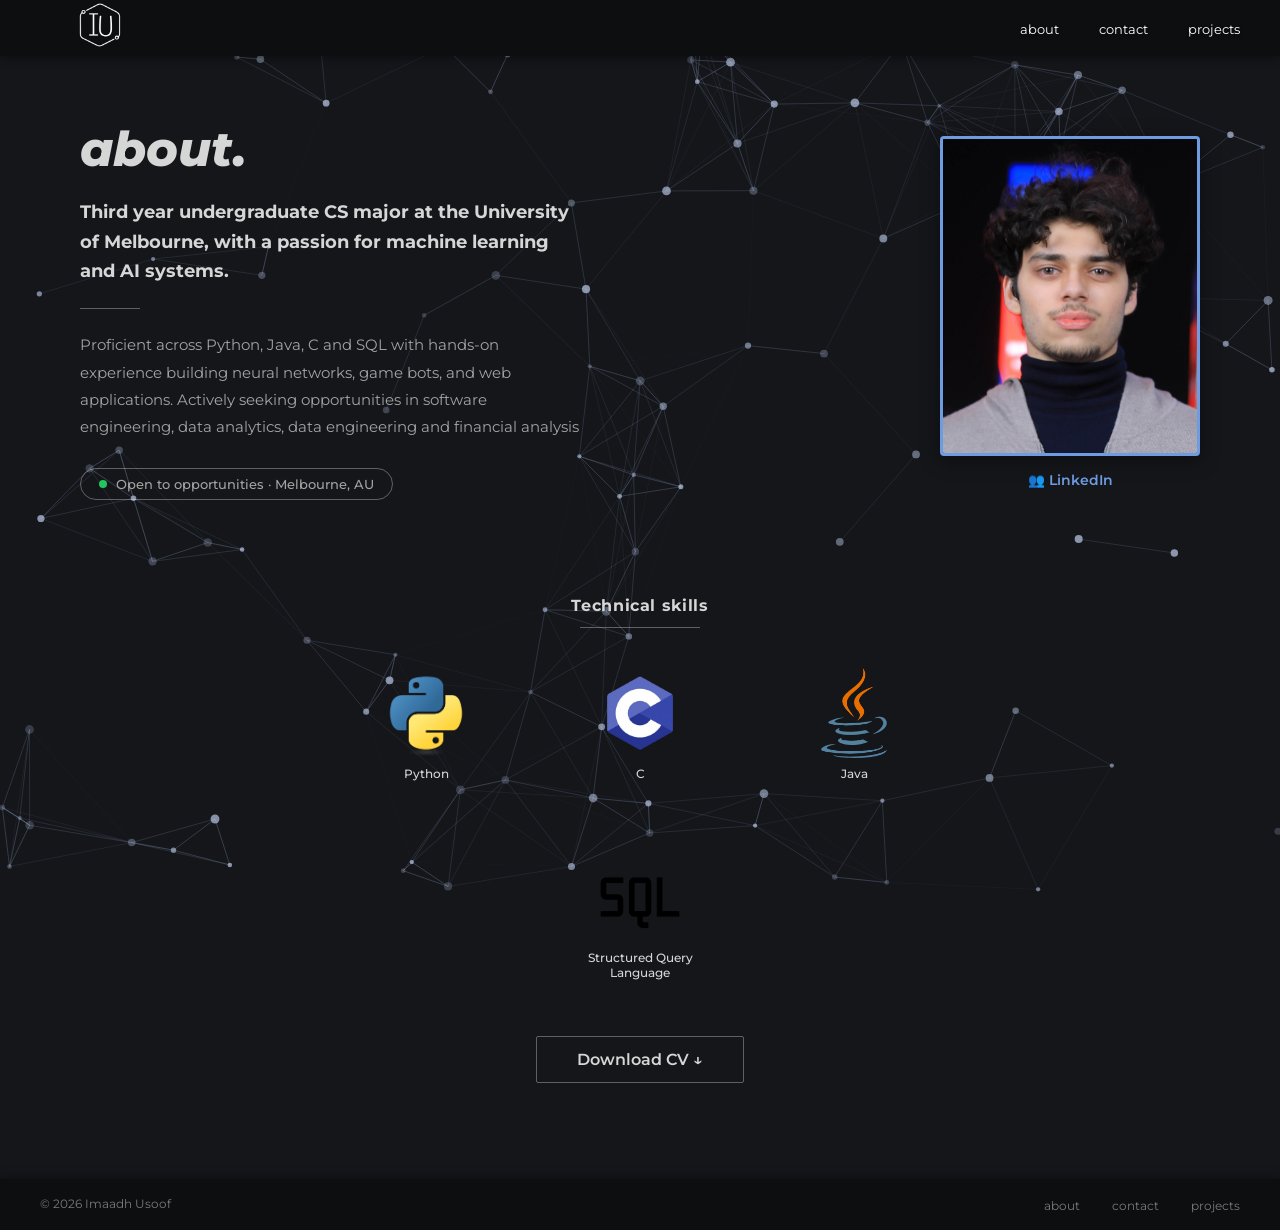
<file: about.html>
<!DOCTYPE html>
<html>
  <head>
    <meta charset="UTF-8">
    <meta name="viewport" content="width=device-width, initial-scale=1.0">
    <title>About — Imaadh Usoof</title>
    <link rel="stylesheet" href="style.css">
    <link rel="stylesheet" href="about.css">
  </head>

  <body>

    <nav>
      <a href="index.html" class="nav-logo">
        <img src="images/logo.png" alt="IU logo" />
      </a>
      <button class="hamburger" id="hamburger">
        <span></span>
        <span></span>
        <span></span>
      </button>
      <ul class="nav-links" id="nav-links">
        <li><a href="about.html">about</a></li>
        <li><a href="contact.html">contact</a></li>
        <li><a href="projects.html">projects</a></li>
      </ul>
    </nav>

    <canvas id="constellation-canvas"></canvas>

    <main>
      <section class="about-hero" data-reveal="stagger">

        <div class="about-left">
          <h1 class="about-title">about.</h1>
          <p class="about-bio-main">
            Third year undergraduate CS major at the University of Melbourne, 
            with a passion for machine learning and AI systems.
          </p>
          <hr class="about-divider">
          <p class="about-bio-sub">
            Proficient across Python, Java, C and SQL with hands-on experience 
            building neural networks, game bots, and web applications. Actively 
            seeking opportunities in software engineering, data analytics, data
            engineering and financial analysis
          </p>

          <div class="about-badge">
            <span class="badge-dot"></span>
            Open to opportunities · Melbourne, AU
          </div>
        </div>

        <div class="about-right">
          <div class="about-headshot-wrap">
            <img src="images/headshot.jpg" alt="Imaadh Usoof" class="about-headshot" />
          </div>
          <a href="https://linkedin.com/in/imaadh-usoof" target="_blank" class="about-linkedin">
            &#128101; LinkedIn
          </a>
        </div>

        
      </section>

      <section class="skills">
        <h3 class="skills-title">Technical skills</h3>
        <hr class="skills-underline">
        <div class="skills-grid" data-reveal="stagger">

          <div class="skill-item">
            <div class="skill-icon">
              <img src="images/python.png" alt="Python" />
              <span>Python</span>
            </div>
            <div class="skill-tooltip">
              <strong>Python</strong>
              <ul>
                <li>Pandas, matplotlib, scikit-learn</li>
                <li>Tensorflow and pygame libraries</li>
                <li>Basic neural networks and ML models</li>
              </ul>
            </div>
          </div>

          <div class="skill-item">
            <div class="skill-icon">
              <img src="images/actualc.png" alt="C" />
              <span>C</span>
            </div>
            <div class="skill-tooltip">
              <strong>C</strong>
              <ul>
                <li>Data structures and algorithms</li>
                <li>Efficient problem solving skills</li>
              </ul>
            </div>
          </div>

          <div class="skill-item">
            <div class="skill-icon">
              <img src="images/java.png" alt="Java" />
              <span>Java</span>
            </div>
            <div class="skill-tooltip">
              <strong>Java</strong>
              <ul>
                <li>Basic game development</li>
                <li>Object oriented design</li>
              </ul>
            </div>
          </div>

          <div class="skill-item">
            <div class="skill-icon">
              <img src="images/sql.png" alt="SQL" />
              <span>Structured Query Language</span>
            </div>
            <div class="skill-tooltip">
              <strong>SQL</strong>
              <ul>
                <li>Database design and queries</li>
                <li>MySQL and SQLite</li>
              </ul>
            </div>
          </div>

        </div>
      </section>

      <div class="cv-download" data-reveal>
        <a href="cv.pdf" download class="cv-btn">Download CV &#8595;</a>
      </div>

    </main>

    <footer>
      <span class="footer-copy">© 2026 Imaadh Usoof</span>
      <ul class="footer-links">
        <li><a href="about.html">about</a></li>
        <li><a href="contact.html">contact</a></li>
        <li><a href="projects.html">projects</a></li>
      </ul>
    </footer>

    <script src="constellation.js"></script>
    <script src="animations.js"></script>
    <script>
      const hamburger = document.getElementById('hamburger');
      const navLinks = document.getElementById('nav-links');

      hamburger.addEventListener('click', () => {
        hamburger.classList.toggle('open');
        navLinks.classList.toggle('open');
      });
    </script>
  </body>
</html>
</file>
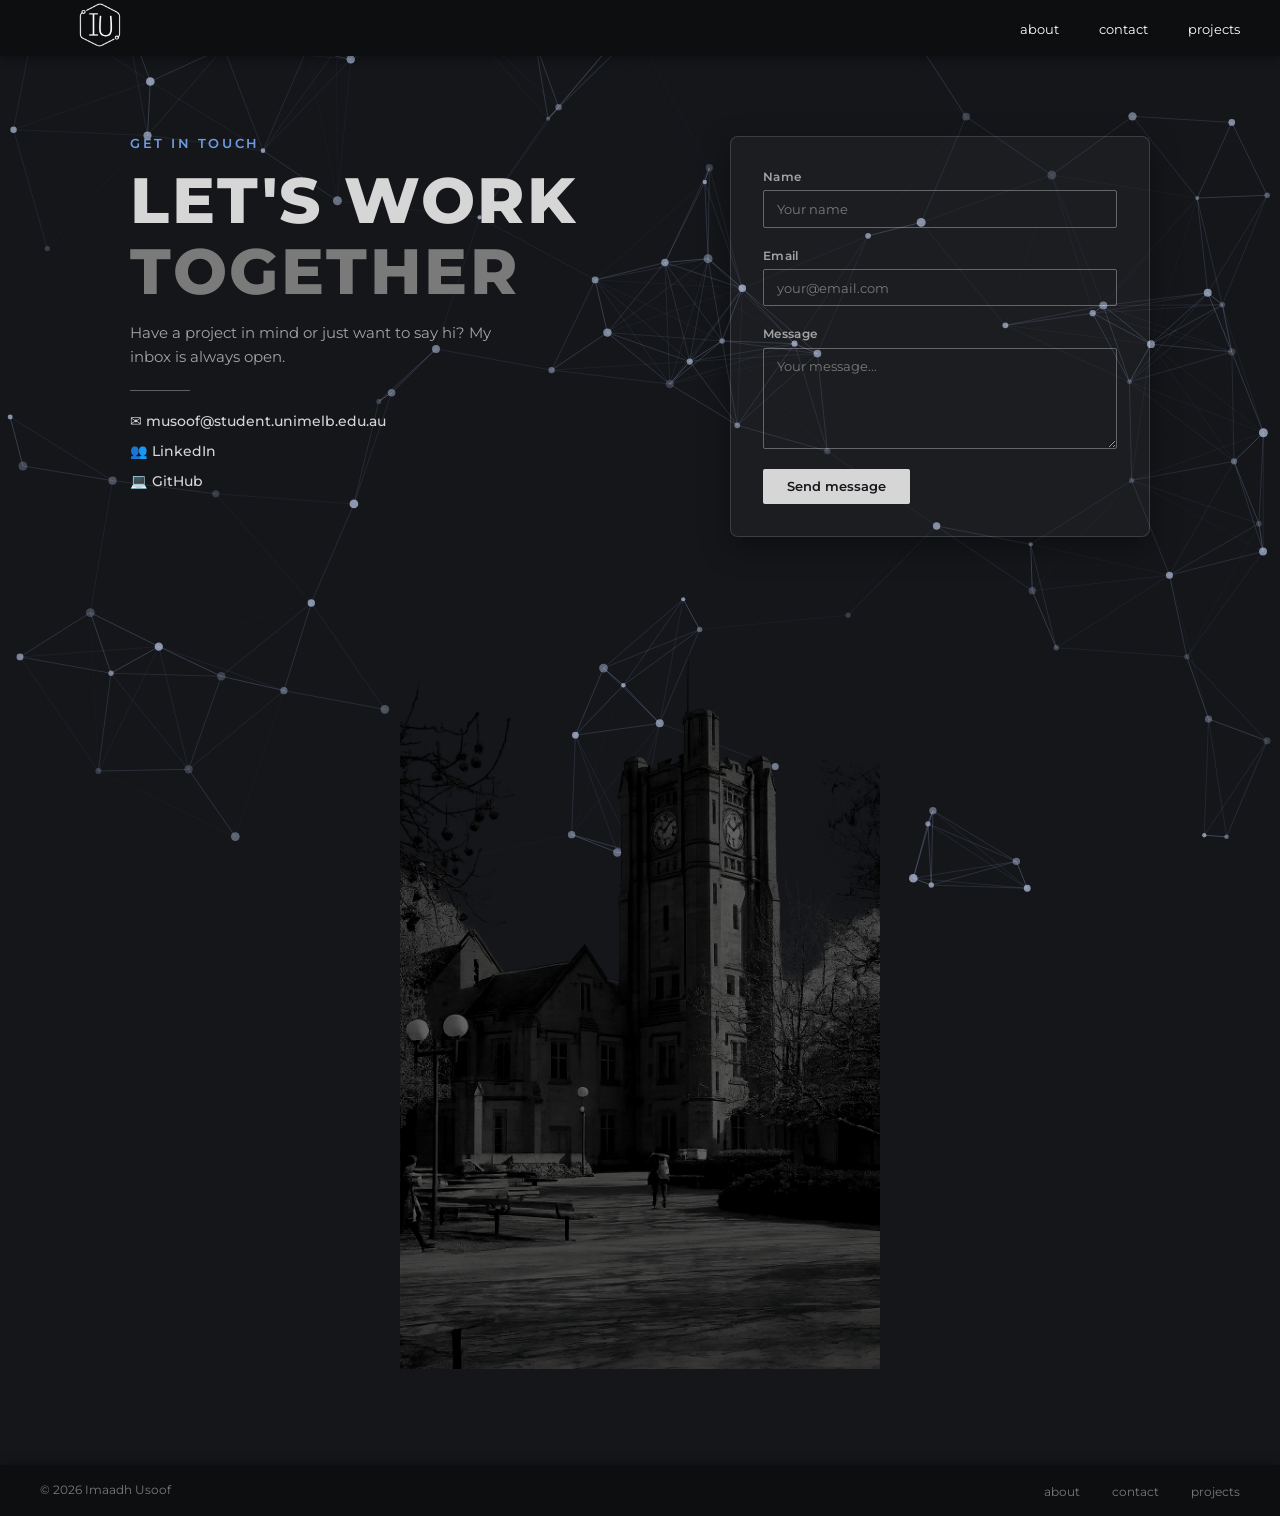
<file: contact.html>
<!DOCTYPE html>
<html>
  <head>
    <meta charset="UTF-8">
    <meta name="viewport" content="width=device-width, initial-scale=1.0">
    <title>Contact — Imaadh Usoof</title>
    <link rel="stylesheet" href="style.css">
    <link rel="stylesheet" href="contact.css">
  </head>
  <body>

    <nav>
      <a href="index.html" class="nav-logo">
        <img src="images/logo.png" alt="IU logo" />
      </a>
      <button class="hamburger" id="hamburger">
        <span></span>
        <span></span>
        <span></span>
      </button>
      <ul class="nav-links" id="nav-links">
        <li><a href="about.html">about</a></li>
        <li><a href="contact.html">contact</a></li>
        <li><a href="projects.html">projects</a></li>
      </ul>
    </nav>

    <canvas id="constellation-canvas"></canvas>

    <main>
      <section class="contact-section" data-reveal="stagger">

        <div class="contact-left">
          <span class="section-eyebrow">Get In Touch</span>
          <h1 class="contact-title">
            <span class="contact-title-top">LET'S WORK</span>
            <span class="contact-title-bottom">TOGETHER</span>
          </h1>
          <p class="contact-intro">Have a project in mind or just want to say hi? My inbox is always open.</p>
          <hr class="contact-divider">

          <div class="contact-links">
            <a href="mailto:musoof@student.unimelb.edu.au" class="contact-item">
              &#9993; musoof@student.unimelb.edu.au
            </a>
            <a href="https://linkedin.com/in/imaadh-usoof" target="_blank" class="contact-item">
              &#128101; LinkedIn
            </a>
            <a href="https://github.com/imaadhusoof" target="_blank" class="contact-item">
              &#128187; GitHub
            </a>
          </div>
        </div>

        <form class="contact-form" action="https://formspree.io/f/xnjggnzk" method="POST">
          <div class="form-group">
            <label for="name">Name</label>
            <input type="text" id="name" name = "name" placeholder="Your name" />
          </div>
          <div class="form-group">
            <label for="email">Email</label>
            <input type="email" id="email" name = "email" placeholder="your@email.com" />
          </div>
          <div class="form-group">
            <label for="message">Message</label>
            <textarea id="message" name = "message" rows="5" placeholder="Your message..."></textarea>
          </div>
          <button type="submit" class="submit-btn">Send message</button>
        </form>

      </section>

      <section class="torch-section" data-reveal>
        <div class="torch-wrap" id="torch-wrap">
          <img src="images/oldarts.png" alt="University of Melbourne, Old Arts building" class="torch-img torch-dim" />
          <img src="images/oldarts.png" alt="" aria-hidden="true" class="torch-img torch-bright" />
        </div>
      </section>
    </main>

    <footer>
      <span class="footer-copy">© 2026 Imaadh Usoof</span>
      <ul class="footer-links">
        <li><a href="about.html">about</a></li>
        <li><a href="contact.html">contact</a></li>
        <li><a href="projects.html">projects</a></li>
      </ul>
    </footer>

    <script src="constellation.js"></script>
    <script src="animations.js"></script>
    <script>
      const hamburger = document.getElementById('hamburger');
      const navLinks = document.getElementById('nav-links');

      hamburger.addEventListener('click', () => {
        hamburger.classList.toggle('open');
        navLinks.classList.toggle('open');
      });
    </script>
    <script>
      const torchWrap = document.getElementById('torch-wrap');
      if (torchWrap) {
        const setTorchPos = (x, y) => {
          const rect = torchWrap.getBoundingClientRect();
          torchWrap.style.setProperty('--mx', (x - rect.left) + 'px');
          torchWrap.style.setProperty('--my', (y - rect.top) + 'px');
        };
        torchWrap.addEventListener('mousemove', (e) => {
          setTorchPos(e.clientX, e.clientY);
          torchWrap.classList.add('torch-active');
        });
        torchWrap.addEventListener('mouseleave', () => {
          torchWrap.classList.remove('torch-active');
        });
      }
    </script>
  </body>
</html>
</file>
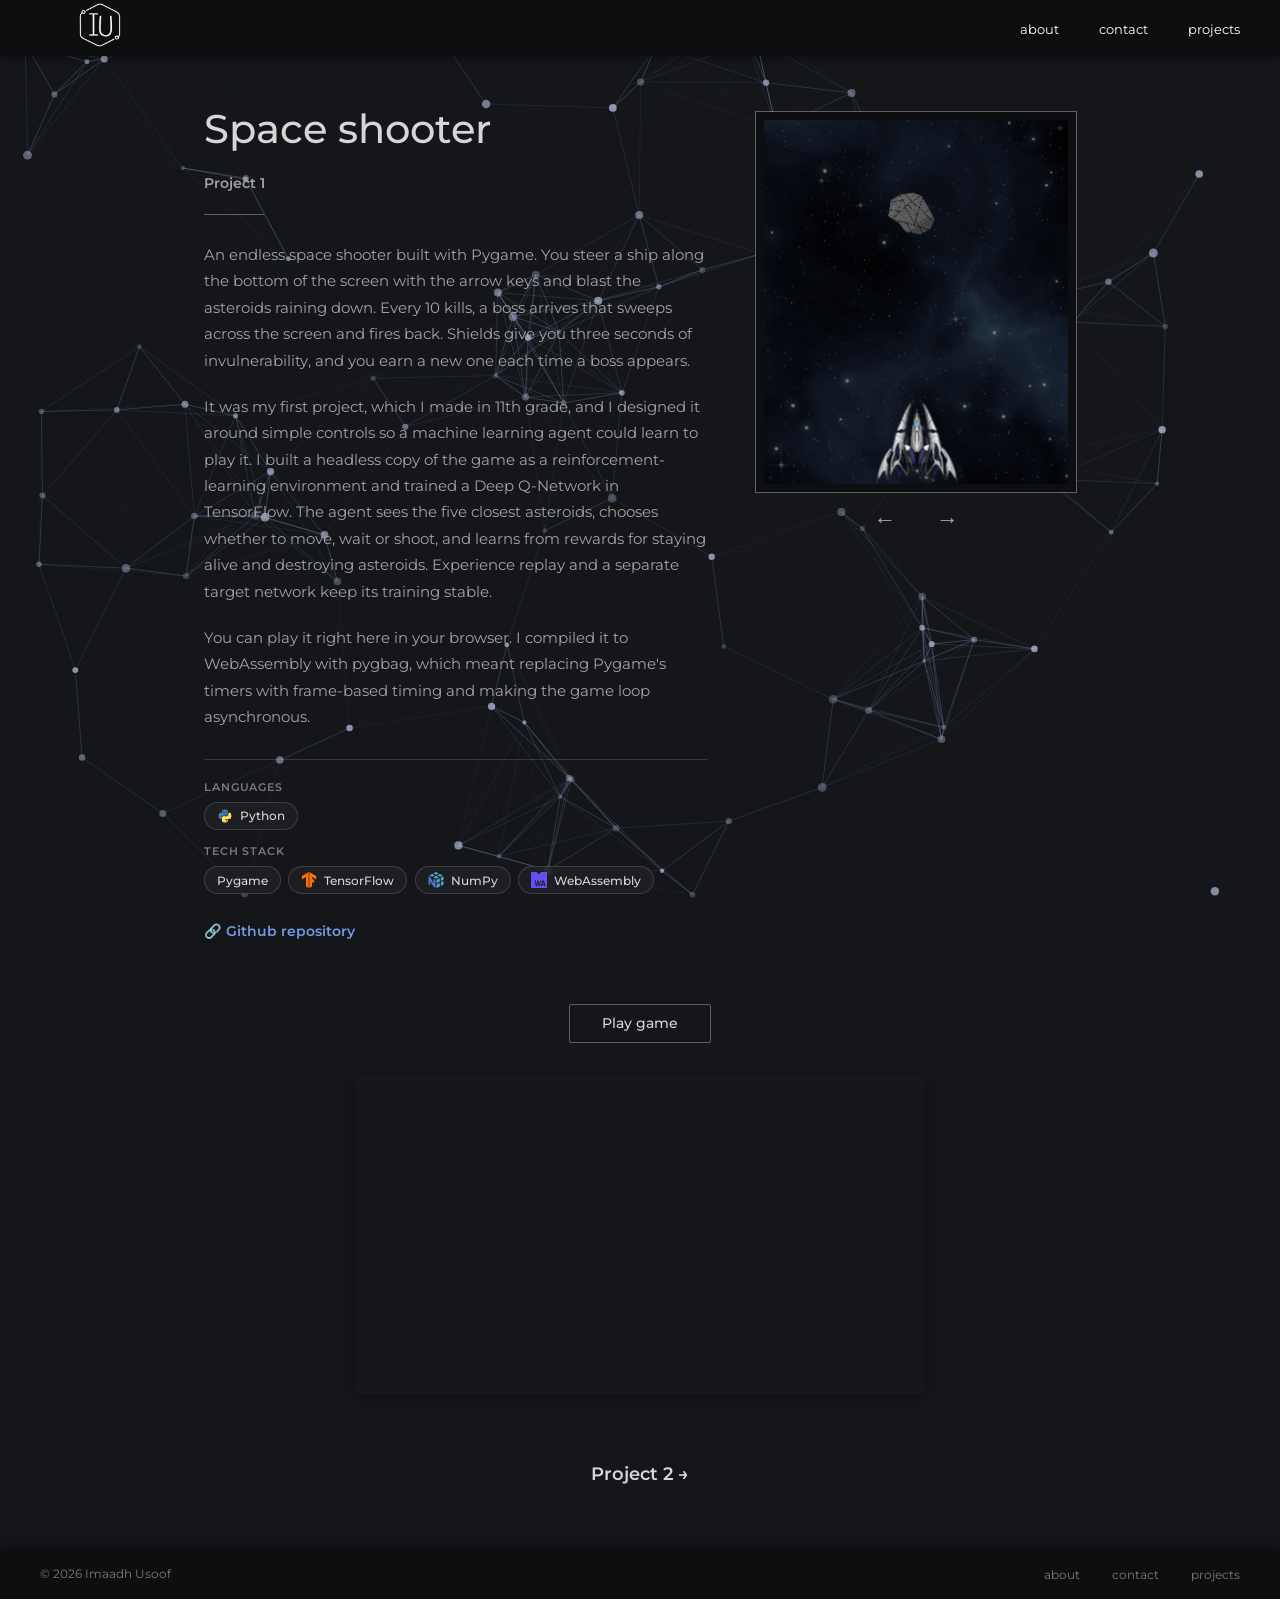
<file: project1.html>
<!DOCTYPE html>
<html>
  <head>
    <meta charset="UTF-8">
    <meta name="viewport" content="width=device-width, initial-scale=1.0">
    <title>Space Shooter — Imaadh Usoof</title>
    <link rel="stylesheet" href="style.css">
    <link rel="stylesheet" href="project.css">
  </head>
  <body>

    <nav>
      <a href="index.html" class="nav-logo">
        <img src="images/logo.png" alt="IU logo" />
      </a>
      <button class="hamburger" id="hamburger">
        <span></span>
        <span></span>
        <span></span>
      </button>
      <ul class="nav-links" id="nav-links">
        <li><a href="about.html">about</a></li>
        <li><a href="contact.html">contact</a></li>
        <li><a href="projects.html">projects</a></li>
      </ul>
    </nav>

    <canvas id="constellation-canvas"></canvas>

    <main>

      <section class="project-layout" data-reveal="stagger">

        <div class="project-info">
          <h1 class="project-title">Space shooter</h1>
          <p class="project-tag">Project 1</p>
          <hr class="project-divider">
          <p class="project-desc">An endless space shooter built with Pygame. You steer a ship along the bottom of the screen with the arrow keys and blast the asteroids raining down. Every 10 kills, a boss arrives that sweeps across the screen and fires back. Shields give you three seconds of invulnerability, and you earn a new one each time a boss appears.</p>
          <p class="project-desc">It was my first project, which I made in 11th grade, and I designed it around simple controls so a machine learning agent could learn to play it. I built a headless copy of the game as a reinforcement-learning environment and trained a Deep Q-Network in TensorFlow. The agent sees the five closest asteroids, chooses whether to move, wait or shoot, and learns from rewards for staying alive and destroying asteroids. Experience replay and a separate target network keep its training stable.</p>
          <p class="project-desc">You can play it right here in your browser. I compiled it to WebAssembly with pygbag, which meant replacing Pygame's timers with frame-based timing and making the game loop asynchronous.</p>
          <div class="built-with">
            <div class="built-with-row">
              <span class="built-with-label">Languages</span>
              <ul class="chips">
                <li class="chip"><img src="images/icons/python.svg" alt="" />Python</li>
              </ul>
            </div>
            <div class="built-with-row">
              <span class="built-with-label">Tech stack</span>
              <ul class="chips">
                <li class="chip">Pygame</li>
                <li class="chip"><img src="images/icons/tensorflow.svg" alt="" />TensorFlow</li>
                <li class="chip"><img src="images/icons/numpy.svg" alt="" />NumPy</li>
                <li class="chip"><img src="images/icons/wasm.svg" alt="" />WebAssembly</li>
              </ul>
            </div>
          </div>
          <a href="https://github.com/imaadhusoof/Space-shooter.git" target="_blank" class="github-link">&#128279; Github repository</a>
        </div>

        <div class="project-gallery">
          <div class="carousel">
            <img class="carousel-img" src="images/p1-1.png" alt="Space Shooter screenshot" />
          </div>
          <div class="carousel-controls">
            <button class="carousel-btn" id="prev">&#8592;</button>
            <button class="carousel-btn" id="next">&#8594;</button>
          </div>
        </div>

      </section>

      <div class="project-actions">
        <a href="games/space-shooter/index.html" target="_blank" class="play-btn">Play game</a>
      </div>

      <div class="project-video">
        <iframe
          src="https://youtube.com/embed/dLCImvlcKd0"
          title="Project 1 video"
          frameborder="0"
          allowfullscreen>
        </iframe>
      </div>

      <div class="next-project">
        <a href="project2.html" class="next-btn">Project 2 &#8594;</a>
      </div>

    </main>

    <footer>
      <span class="footer-copy">© 2026 Imaadh Usoof</span>
      <ul class="footer-links">
        <li><a href="about.html">about</a></li>
        <li><a href="contact.html">contact</a></li>
        <li><a href="projects.html">projects</a></li>
      </ul>
    </footer>

    <script src="constellation.js"></script>
    <script src="animations.js"></script>
    <script>
      const images = [
        'images/p1-1.png',
        'images/p1-2.png',
        'images/p1-3.png',
        'images/p1-4.png',
        'images/p1-5.png'
      ];
      let current = 0;
      const img = document.querySelector('.carousel-img');

      function setImage(src) {
        img.style.opacity = '0';
        setTimeout(() => {
          img.src = src;
          img.style.opacity = '1';
        }, 150);
      }

      document.getElementById('next').addEventListener('click', () => {
        current = (current + 1) % images.length;
        setImage(images[current]);
      });

      document.getElementById('prev').addEventListener('click', () => {
        current = (current - 1 + images.length) % images.length;
        setImage(images[current]);
      });
    </script>
    <script>
      const hamburger = document.getElementById('hamburger');
      const navLinks = document.getElementById('nav-links');

      hamburger.addEventListener('click', () => {
        hamburger.classList.toggle('open');
        navLinks.classList.toggle('open');
      });
    </script>
  </body>
</html>
</file>
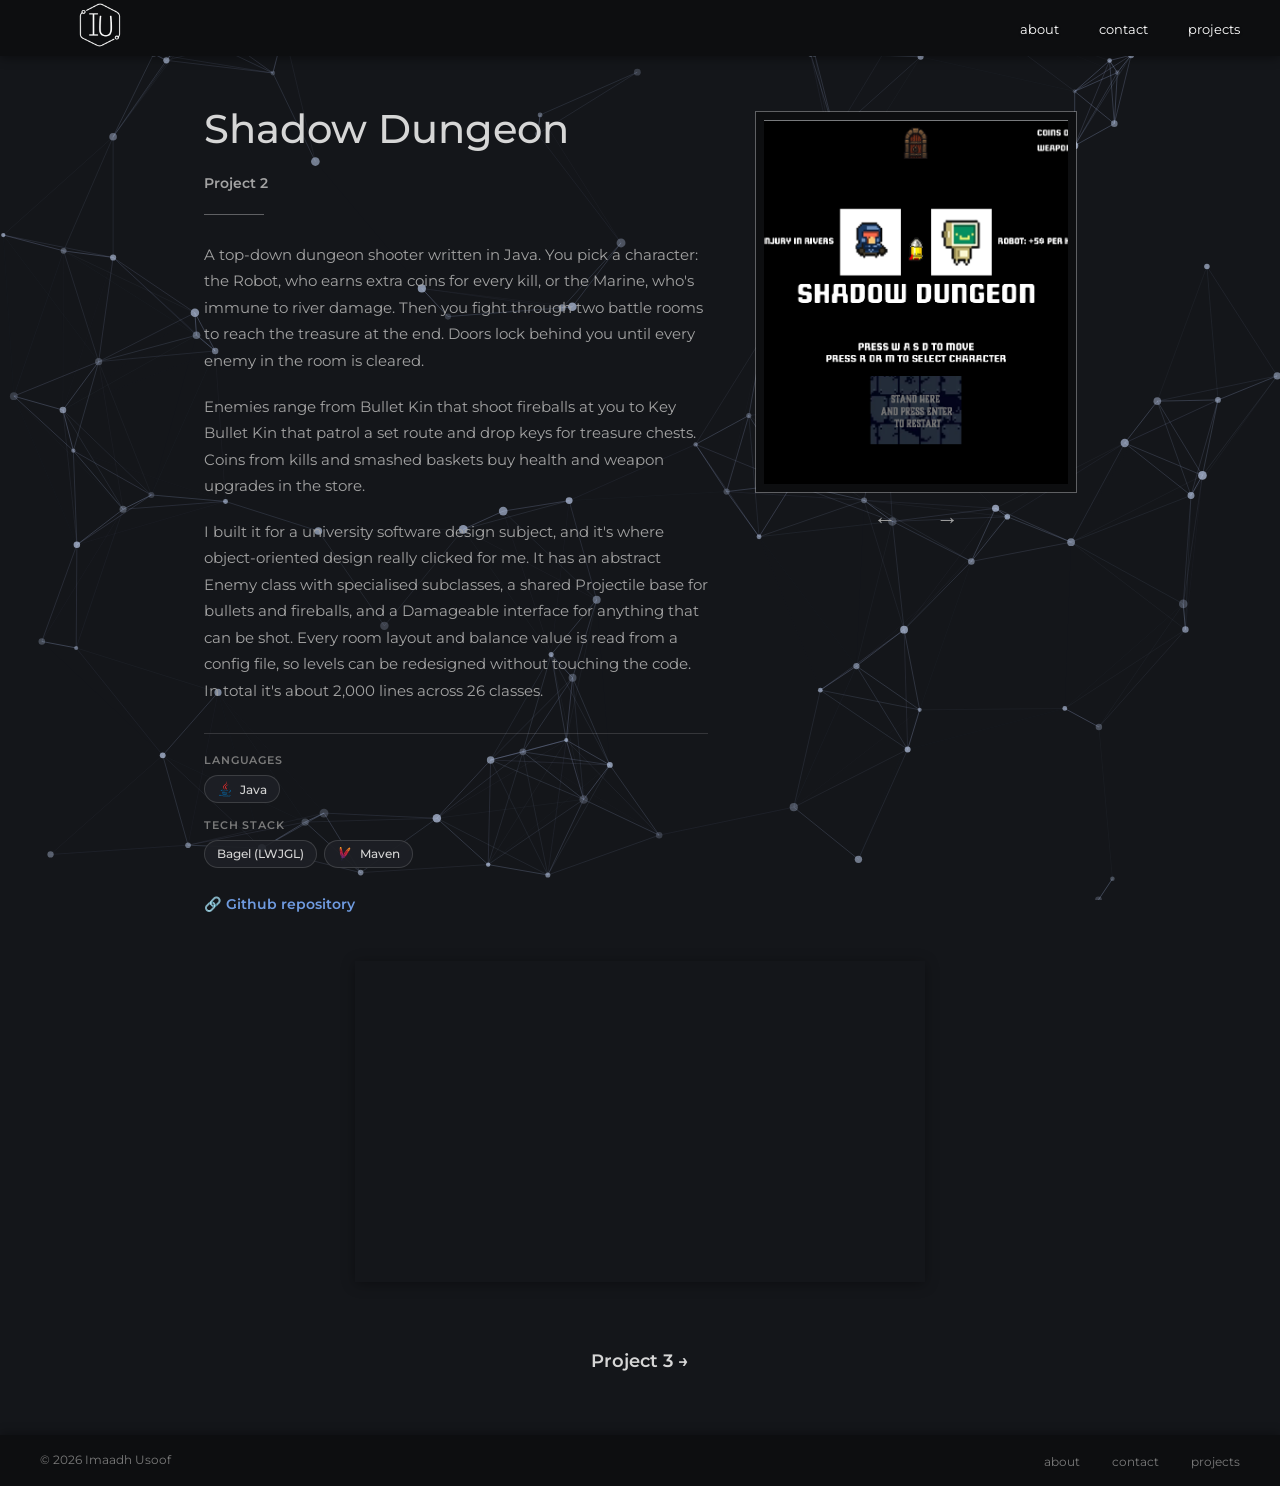
<file: project2.html>
<!DOCTYPE html>
<html>
  <head>
    <meta charset="UTF-8">
    <meta name="viewport" content="width=device-width, initial-scale=1.0">
    <title>Shadow Dungeon — Imaadh Usoof</title>
    <link rel="stylesheet" href="style.css">
    <link rel="stylesheet" href="project.css">
  </head>
  <body>

    <nav>
      <a href="index.html" class="nav-logo">
        <img src="images/logo.png" alt="IU logo" />
      </a>
      <button class="hamburger" id="hamburger">
        <span></span>
        <span></span>
        <span></span>
      </button>
      <ul class="nav-links" id="nav-links">
        <li><a href="about.html">about</a></li>
        <li><a href="contact.html">contact</a></li>
        <li><a href="projects.html">projects</a></li>
      </ul>
    </nav>

    <canvas id="constellation-canvas"></canvas>

    <main>

      <section class="project-layout" data-reveal="stagger">

        <div class="project-info">
          <h1 class="project-title">Shadow Dungeon</h1>
          <p class="project-tag">Project 2</p>
          <hr class="project-divider">
          <p class="project-desc">A top-down dungeon shooter written in Java. You pick a character: the Robot, who earns extra coins for every kill, or the Marine, who's immune to river damage. Then you fight through two battle rooms to reach the treasure at the end. Doors lock behind you until every enemy in the room is cleared.</p>
          <p class="project-desc">Enemies range from Bullet Kin that shoot fireballs at you to Key Bullet Kin that patrol a set route and drop keys for treasure chests. Coins from kills and smashed baskets buy health and weapon upgrades in the store.</p>
          <p class="project-desc">I built it for a university software design subject, and it's where object-oriented design really clicked for me. It has an abstract Enemy class with specialised subclasses, a shared Projectile base for bullets and fireballs, and a Damageable interface for anything that can be shot. Every room layout and balance value is read from a config file, so levels can be redesigned without touching the code. In total it's about 2,000 lines across 26 classes.</p>
          <div class="built-with">
            <div class="built-with-row">
              <span class="built-with-label">Languages</span>
              <ul class="chips">
                <li class="chip"><img src="images/icons/java.svg" alt="" />Java</li>
              </ul>
            </div>
            <div class="built-with-row">
              <span class="built-with-label">Tech stack</span>
              <ul class="chips">
                <li class="chip">Bagel (LWJGL)</li>
                <li class="chip"><img src="images/icons/maven.svg" alt="" />Maven</li>
              </ul>
            </div>
          </div>
          <a href="https://github.com/imaadhusoof/Shadow-Dungeon.git" target="_blank" class="github-link">&#128279; Github repository</a>
        </div>

        <div class="project-gallery">
          <div class="carousel">
            <img class="carousel-img" src="images/p2-1.png" alt="Shadow Dungeon screenshot" />
          </div>
          <div class="carousel-controls">
            <button class="carousel-btn" id="prev">&#8592;</button>
            <button class="carousel-btn" id="next">&#8594;</button>
          </div>
        </div>

      </section>

      <div class="project-video">
        <iframe
          src="https://youtube.com/embed/8nwym_JGHvQ"
          title="Project 2 video"
          frameborder="0"
          allowfullscreen>
        </iframe>
      </div>

      <div class="next-project">
        <a href="project3.html" class="next-btn">Project 3 &#8594;</a>
      </div>

    </main>

    <footer>
      <span class="footer-copy">© 2026 Imaadh Usoof</span>
      <ul class="footer-links">
        <li><a href="about.html">about</a></li>
        <li><a href="contact.html">contact</a></li>
        <li><a href="projects.html">projects</a></li>
      </ul>
    </footer>

    <script src="constellation.js"></script>
    <script src="animations.js"></script>
    <script>
      const images = [
        'images/p2-1.png',
        'images/p2-2.png',
        'images/p2-3.png',
        'images/p2-4.png',
        'images/p2-5.png'
      ];
      let current = 0;
      const img = document.querySelector('.carousel-img');

      function setImage(src) {
        img.style.opacity = '0';
        setTimeout(() => {
          img.src = src;
          img.style.opacity = '1';
        }, 150);
      }

      document.getElementById('next').addEventListener('click', () => {
        current = (current + 1) % images.length;
        setImage(images[current]);
      });

      document.getElementById('prev').addEventListener('click', () => {
        current = (current - 1 + images.length) % images.length;
        setImage(images[current]);
      });
    </script>

    <script>
      const hamburger = document.getElementById('hamburger');
      const navLinks = document.getElementById('nav-links');

      hamburger.addEventListener('click', () => {
        hamburger.classList.toggle('open');
        navLinks.classList.toggle('open');
      });
    </script>

  </body>
</html>
</file>
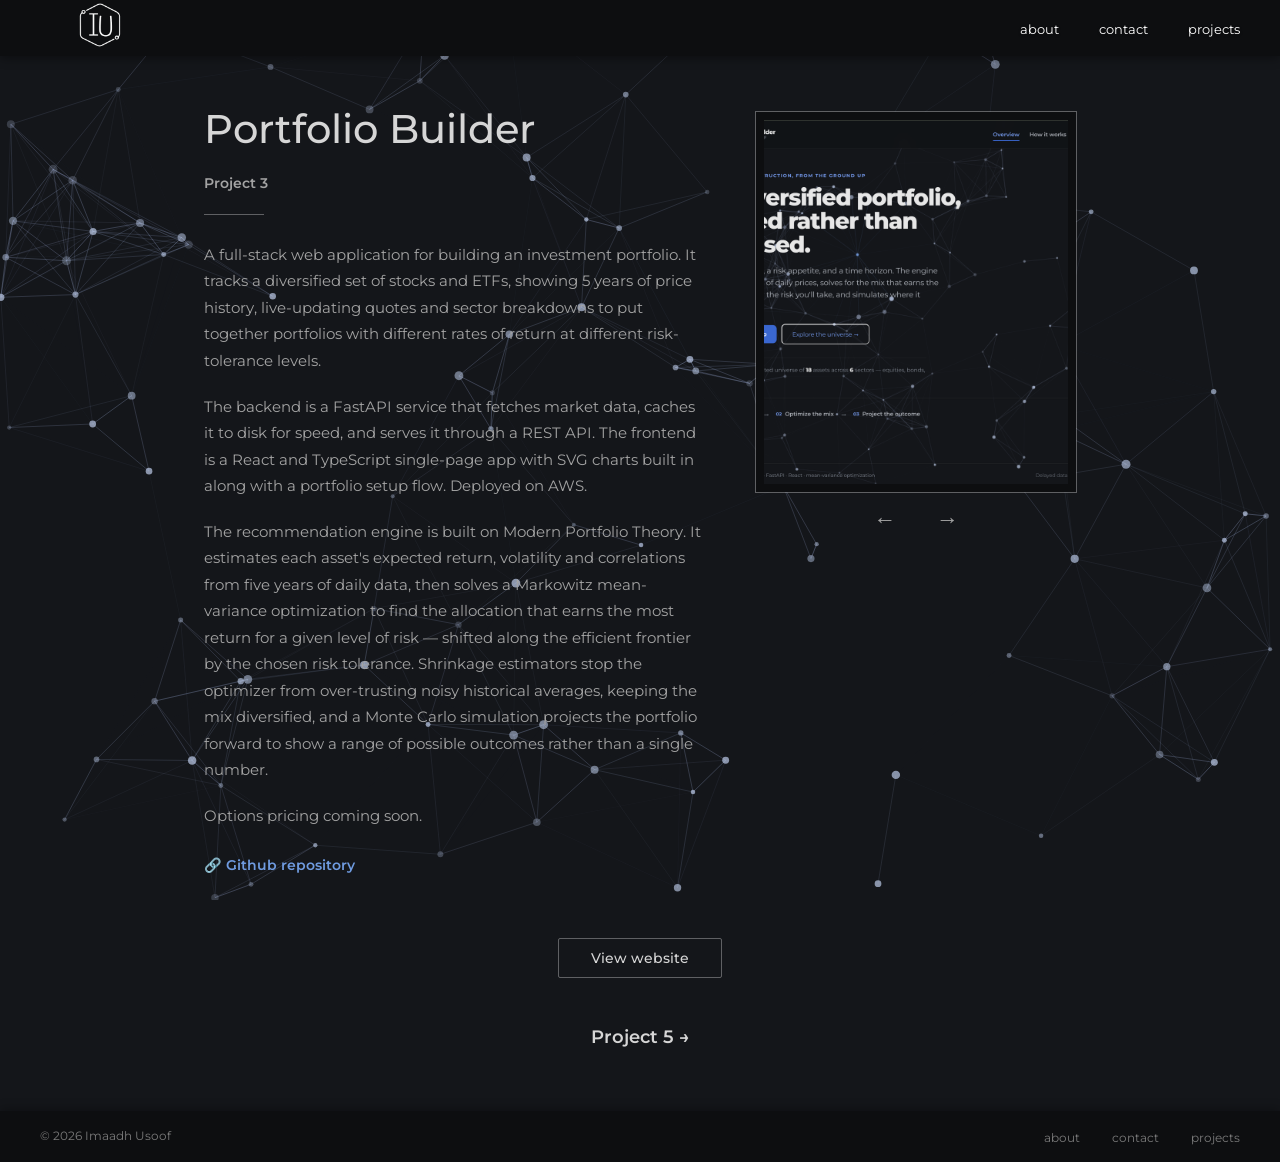
<file: project3.html>
<!DOCTYPE html>
<html>
  <head>
    <meta charset="UTF-8">
    <meta name="viewport" content="width=device-width, initial-scale=1.0">
    <title>Portfolio Builder — Imaadh Usoof</title>
    <link rel="stylesheet" href="style.css">
    <link rel="stylesheet" href="project.css">
  </head>
  <body>

    <nav>
      <a href="index.html" class="nav-logo">
        <img src="images/logo.png" alt="IU logo" />
      </a>
      <button class="hamburger" id="hamburger">
        <span></span>
        <span></span>
        <span></span>
      </button>
      <ul class="nav-links" id="nav-links">
        <li><a href="about.html">about</a></li>
        <li><a href="contact.html">contact</a></li>
        <li><a href="projects.html">projects</a></li>
      </ul>
    </nav>

    <canvas id="constellation-canvas"></canvas>

    <main>

      <section class="project-layout" data-reveal="stagger">

        <div class="project-info">
          <h1 class="project-title">Portfolio Builder</h1>
          <p class="project-tag">Project 3</p>
          <hr class="project-divider">
          <p class="project-desc">A full-stack web application for building an investment portfolio. It tracks a diversified set of stocks and ETFs, showing 5 years of price history, live-updating quotes and sector breakdowns to put together portfolios with different rates of return at different risk-tolerance levels.</p>
          <p class="project-desc">The backend is a FastAPI service that fetches market data, caches it to disk for speed, and serves it through a REST API. The frontend is a React and TypeScript single-page app with SVG charts built in along with a portfolio setup flow. Deployed on AWS.</p>
          <p class="project-desc">The recommendation engine is built on Modern Portfolio Theory. It estimates each asset's expected return, volatility and correlations from five years of daily data, then solves a Markowitz mean-variance optimization to find the allocation that earns the most return for a given level of risk — shifted along the efficient frontier by the chosen risk tolerance. Shrinkage estimators stop the optimizer from over-trusting noisy historical averages, keeping the mix diversified, and a Monte Carlo simulation projects the portfolio forward to show a range of possible outcomes rather than a single number.</p>
          <p class="project-desc">Options pricing coming soon.</p>
          <a href="https://github.com/imaadhusoof/Finance-website.git" target="_blank" class="github-link">&#128279; Github repository</a>
        </div>

        <div class="project-gallery">
          <div class="carousel">
            <img class="carousel-img" src="images/p3-1.png" alt="Portfolio Builder screenshot" />
          </div>
          <div class="carousel-controls">
            <button class="carousel-btn" id="prev">&#8592;</button>
            <button class="carousel-btn" id="next">&#8594;</button>
          </div>
        </div>

      </section>

      <div class="project-actions">
        <a href="https://finance.imaadhusoof.com" target="_blank" rel="noopener" class="play-btn">View website</a>
      </div>

      <div class="next-project">
        <a href="project5.html" class="next-btn">Project 5 &#8594;</a>
      </div>

    </main>

    <footer>
      <span class="footer-copy">© 2026 Imaadh Usoof</span>
      <ul class="footer-links">
        <li><a href="about.html">about</a></li>
        <li><a href="contact.html">contact</a></li>
        <li><a href="projects.html">projects</a></li>
      </ul>
    </footer>

    <script src="constellation.js"></script>
    <script src="animations.js"></script>
    <script>
      const images = [
        'images/p3-1.png',
        'images/p3-2.png',
        'images/p3-3.png',
        'images/p3-4.png',
        'images/p3-5.png'
      ];
      let current = 0;
      const img = document.querySelector('.carousel-img');

      function setImage(src) {
        img.style.opacity = '0';
        setTimeout(() => {
          img.src = src;
          img.style.opacity = '1';
        }, 150);
      }

      document.getElementById('next').addEventListener('click', () => {
        current = (current + 1) % images.length;
        setImage(images[current]);
      });

      document.getElementById('prev').addEventListener('click', () => {
        current = (current - 1 + images.length) % images.length;
        setImage(images[current]);
      });
    </script>

    <script>
      const hamburger = document.getElementById('hamburger');
      const navLinks = document.getElementById('nav-links');

      hamburger.addEventListener('click', () => {
        hamburger.classList.toggle('open');
        navLinks.classList.toggle('open');
      });
    </script>
    
  </body>
</html>
</file>
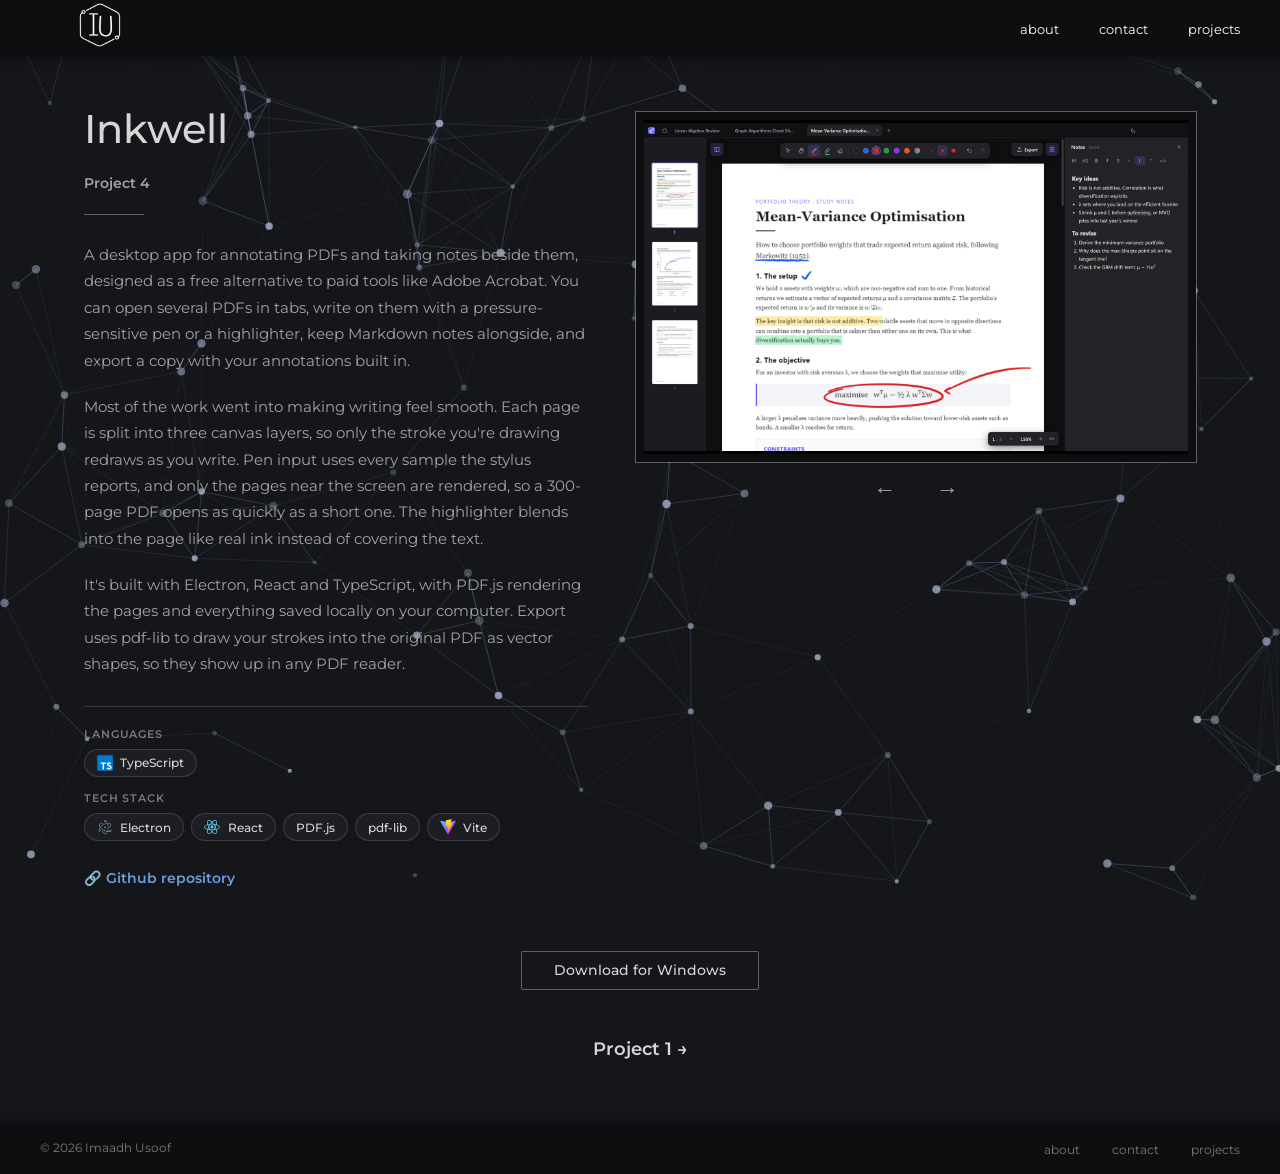
<file: project4.html>
<!DOCTYPE html>
<html>
  <head>
    <meta charset="UTF-8">
    <meta name="viewport" content="width=device-width, initial-scale=1.0">
    <title>Inkwell — Imaadh Usoof</title>
    <link rel="stylesheet" href="style.css">
    <link rel="stylesheet" href="project.css">
  </head>
  <body>
    <nav>
      <a href="index.html" class="nav-logo">
        <img src="images/logo.png" alt="IU logo" />
      </a>
      <button class="hamburger" id="hamburger">
        <span></span>
        <span></span>
        <span></span>
      </button>
      <ul class="nav-links" id="nav-links">
        <li><a href="about.html">about</a></li>
        <li><a href="contact.html">contact</a></li>
        <li><a href="projects.html">projects</a></li>
      </ul>
    </nav>
    <canvas id="constellation-canvas"></canvas>
    <main>
      <section class="project-layout project-layout--wide" data-reveal="stagger">
        <div class="project-info">
          <h1 class="project-title">Inkwell</h1>
          <p class="project-tag">Project 4</p>
          <hr class="project-divider">
          <p class="project-desc">A desktop app for annotating PDFs and taking notes beside them, designed as a free alternative to paid tools like Adobe Acrobat. You can open several PDFs in tabs, write on them with a pressure-sensitive pen or a highlighter, keep Markdown notes alongside, and export a copy with your annotations built in.</p>
          <p class="project-desc">Most of the work went into making writing feel smooth. Each page is split into three canvas layers, so only the stroke you're drawing redraws as you write. Pen input uses every sample the stylus reports, and only the pages near the screen are rendered, so a 300-page PDF opens as quickly as a short one. The highlighter blends into the page like real ink instead of covering the text.</p>
          <p class="project-desc">It's built with Electron, React and TypeScript, with PDF.js rendering the pages and everything saved locally on your computer. Export uses pdf-lib to draw your strokes into the original PDF as vector shapes, so they show up in any PDF reader.</p>
          <div class="built-with">
            <div class="built-with-row">
              <span class="built-with-label">Languages</span>
              <ul class="chips">
                <li class="chip"><img src="images/icons/typescript.svg" alt="" />TypeScript</li>
              </ul>
            </div>
            <div class="built-with-row">
              <span class="built-with-label">Tech stack</span>
              <ul class="chips">
                <li class="chip"><img src="images/icons/electron.svg" alt="" />Electron</li>
                <li class="chip"><img src="images/icons/react.svg" alt="" />React</li>
                <li class="chip">PDF.js</li>
                <li class="chip">pdf-lib</li>
                <li class="chip"><img src="images/icons/vitejs.svg" alt="" />Vite</li>
              </ul>
            </div>
          </div>
          <a href="https://github.com/imaadhusoof/Inkwell" target="_blank" class="github-link">&#128279; Github repository</a>
        </div>
        <div class="project-gallery">
          <div class="carousel carousel--wide">
            <img class="carousel-img" src="images/inkwell-1.png" alt="Inkwell: annotated PDF with notes, in dark mode" />
          </div>
          <div class="carousel-controls">
            <button class="carousel-btn" id="prev">&#8592;</button>
            <button class="carousel-btn" id="next">&#8594;</button>
          </div>
        </div>
      </section>
      <div class="project-actions">
        <a href="https://github.com/imaadhusoof/Inkwell/releases/latest/download/Inkwell-Setup.exe" class="play-btn">Download for Windows</a>
      </div>
      <div class="next-project">
        <a href="project1.html" class="next-btn">Project 1 &#8594;</a>
      </div>
    </main>
    <footer>
      <span class="footer-copy">© 2026 Imaadh Usoof</span>
      <ul class="footer-links">
        <li><a href="about.html">about</a></li>
        <li><a href="contact.html">contact</a></li>
        <li><a href="projects.html">projects</a></li>
      </ul>
    </footer>
    <script src="constellation.js"></script>
    <script src="animations.js"></script>
    <script>
      const images = [
        'images/inkwell-1.png',
        'images/inkwell-2.png',
        'images/inkwell-3.png'
      ];
      let current = 0;
      const img = document.querySelector('.carousel-img');

      function setImage(src) {
        img.style.opacity = '0';
        setTimeout(() => {
          img.src = src;
          img.style.opacity = '1';
        }, 150);
      }

      document.getElementById('next').addEventListener('click', () => {
        current = (current + 1) % images.length;
        setImage(images[current]);
      });
      document.getElementById('prev').addEventListener('click', () => {
        current = (current - 1 + images.length) % images.length;
        setImage(images[current]);
      });
    </script>
    <script>
      const hamburger = document.getElementById('hamburger');
      const navLinks = document.getElementById('nav-links');
      hamburger.addEventListener('click', () => {
        hamburger.classList.toggle('open');
        navLinks.classList.toggle('open');
      });
    </script>
  </body>
</html>
</file>
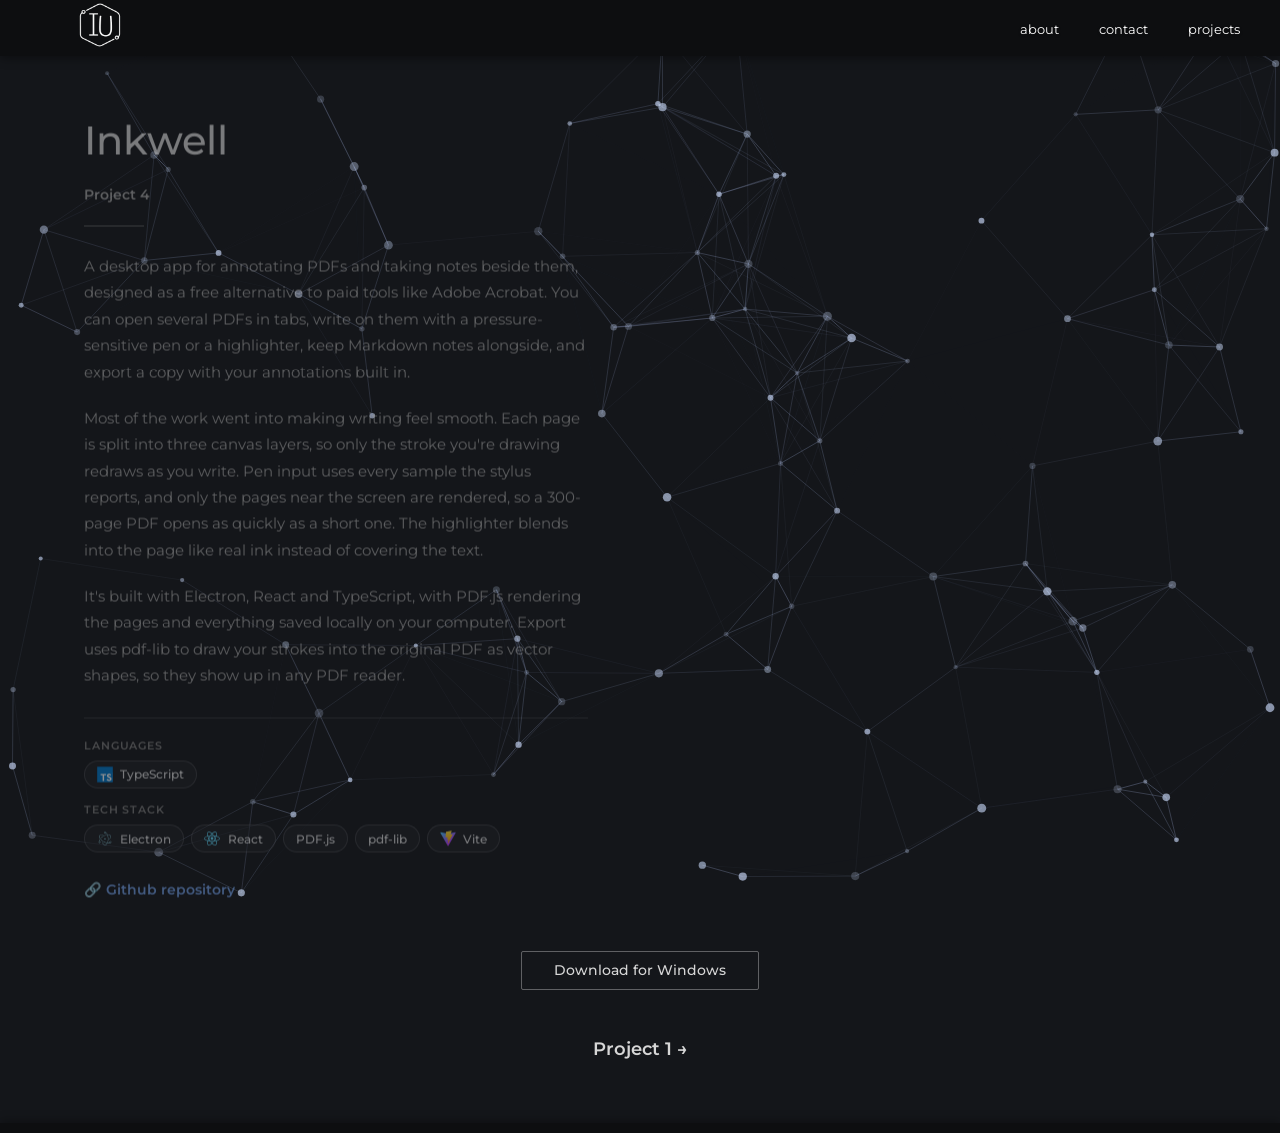
<file: project5.html>
<!DOCTYPE html>
<html>
  <head>
    <meta charset="UTF-8">
    <title>Inkwell — Imaadh Usoof</title>
    <!-- Inkwell moved from Project 5 to Project 4; keep old links working -->
    <meta http-equiv="refresh" content="0; url=project4.html">
    <link rel="canonical" href="project4.html">
  </head>
  <body>
    <p>This page has moved to <a href="project4.html">project4.html</a>.</p>
  </body>
</html>
</file>
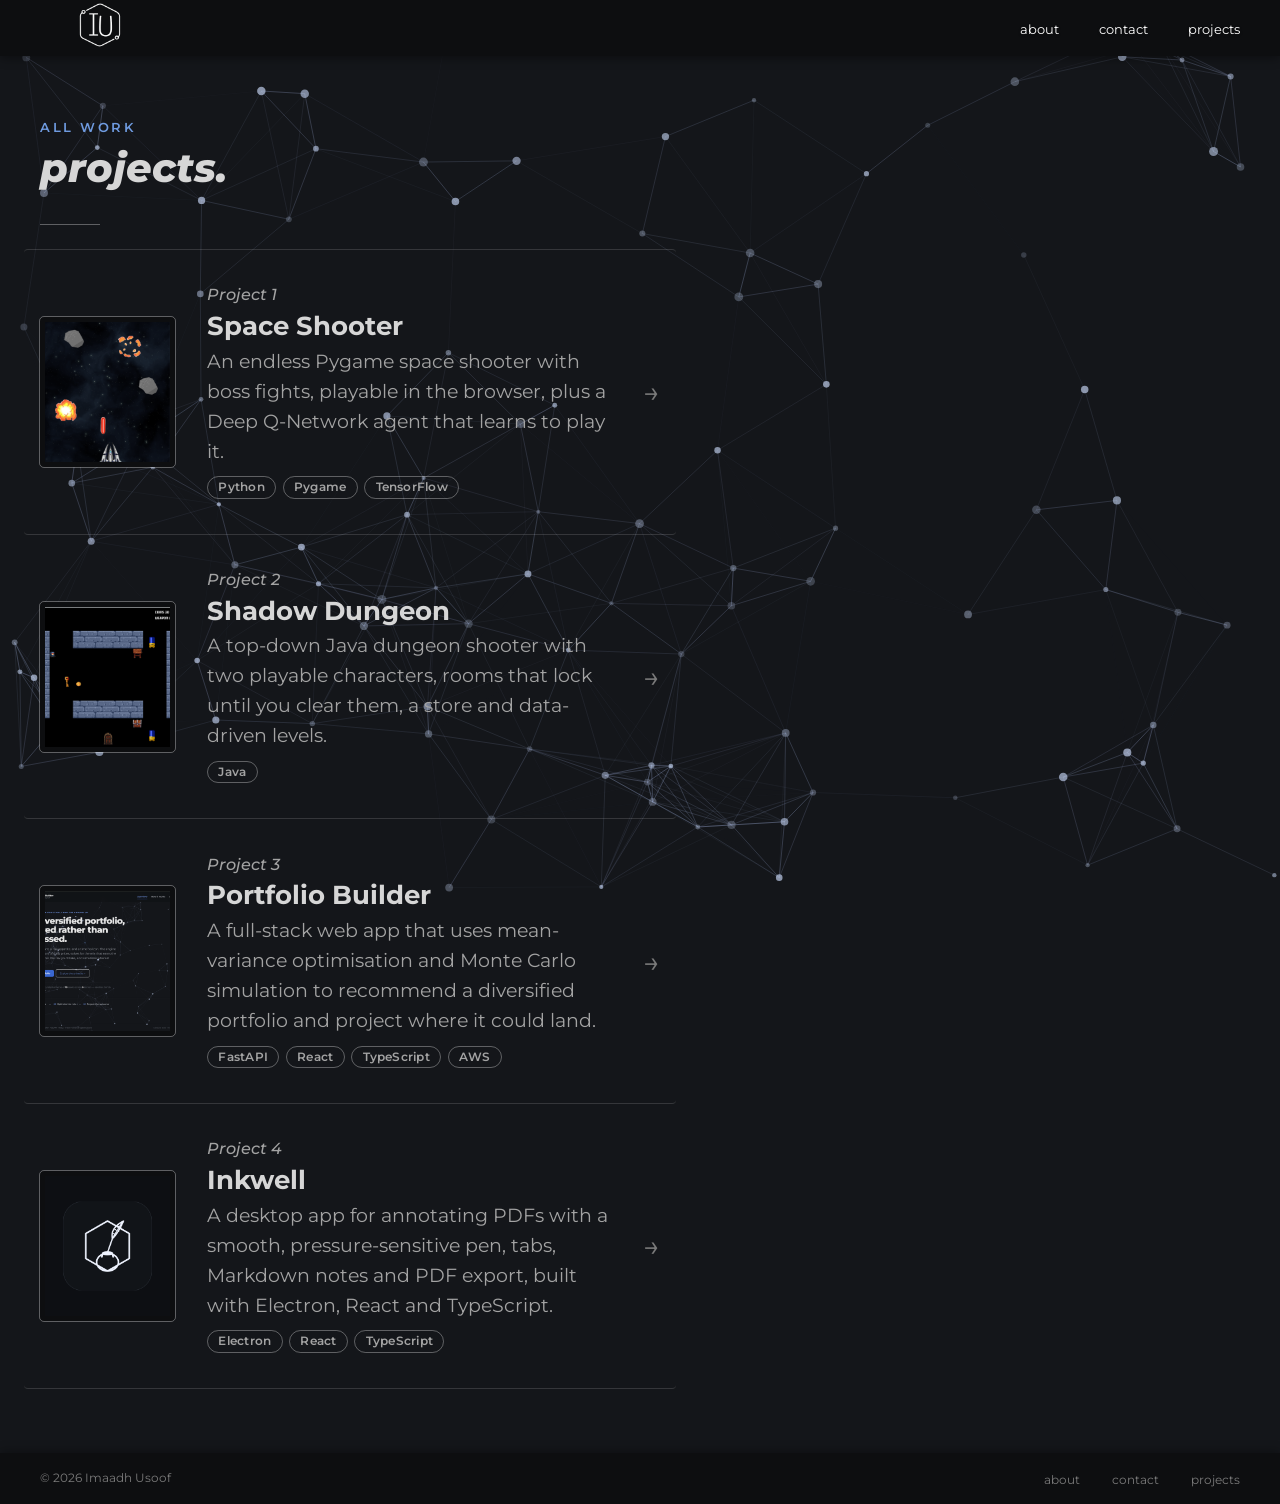
<file: projects.html>
<!DOCTYPE html>
<html>
  <head>
    <meta charset="UTF-8">
    <meta name="viewport" content="width=device-width, initial-scale=1.0">
    <title>Projects — Imaadh Usoof</title>
    <link rel="stylesheet" href="style.css">
    <link rel="stylesheet" href="projects.css">
  </head>
  <body>
    <nav>
      <a href="index.html" class="nav-logo">
        <img src="images/logo.png" alt="IU logo" />
      </a>
      <button class="hamburger" id="hamburger">
        <span></span>
        <span></span>
        <span></span>
      </button>
      <ul class="nav-links" id="nav-links">
        <li><a href="about.html">about</a></li>
        <li><a href="contact.html">contact</a></li>
        <li><a href="projects.html">projects</a></li>
      </ul>
    </nav>
    <canvas id="constellation-canvas"></canvas>
    <main>
      <section class="projects-section">
        <div class="projects-heading" data-reveal="stagger">
          <span class="section-eyebrow">All Work</span>
          <h1 class="projects-title">projects.</h1>
          <hr class="projects-divider">
        </div>
        <div class="projects-list" data-reveal="stagger">
          <a href="project1.html" class="project-row">
            <div class="project-row-thumb">
              <img src="images/project1.png" alt="Space Shooter" />
            </div>
            <div class="project-row-info">
              <span class="project-row-tag">Project 1</span>
              <h2 class="project-row-title">Space Shooter</h2>
              <p class="project-row-desc">An endless Pygame space shooter with boss fights, playable in the browser, plus a Deep Q-Network agent that learns to play it.</p>
              <div class="project-row-tags">
                <span>Python</span><span>Pygame</span><span>TensorFlow</span>
              </div>
            </div>
            <span class="project-row-arrow">&#8594;</span>
          </a>
          <a href="project2.html" class="project-row">
            <div class="project-row-thumb">
              <img src="images/project2.png" alt="Shadow Dungeon" />
            </div>
            <div class="project-row-info">
              <span class="project-row-tag">Project 2</span>
              <h2 class="project-row-title">Shadow Dungeon</h2>
              <p class="project-row-desc">A top-down Java dungeon shooter with two playable characters, rooms that lock until you clear them, a store and data-driven levels.</p>
              <div class="project-row-tags">
                <span>Java</span>
              </div>
            </div>
            <span class="project-row-arrow">&#8594;</span>
          </a>
          <a href="project3.html" class="project-row">
            <div class="project-row-thumb">
              <img src="images/project3.png" alt="Portfolio Builder" />
            </div>
            <div class="project-row-info">
              <span class="project-row-tag">Project 3</span>
              <h2 class="project-row-title">Portfolio Builder</h2>
              <p class="project-row-desc">A full-stack web app that uses mean-variance optimisation and Monte Carlo simulation to recommend a diversified portfolio and project where it could land.</p>
              <div class="project-row-tags">
                <span>FastAPI</span><span>React</span><span>TypeScript</span><span>AWS</span>
              </div>
            </div>
            <span class="project-row-arrow">&#8594;</span>
          </a>
          <a href="project4.html" class="project-row">
            <div class="project-row-thumb">
              <img src="images/project4.png" alt="Inkwell" />
            </div>
            <div class="project-row-info">
              <span class="project-row-tag">Project 4</span>
              <h2 class="project-row-title">Inkwell</h2>
              <p class="project-row-desc">A desktop app for annotating PDFs with a smooth, pressure-sensitive pen, tabs, Markdown notes and PDF export, built with Electron, React and TypeScript.</p>
              <div class="project-row-tags">
                <span>Electron</span><span>React</span><span>TypeScript</span>
              </div>
            </div>
            <span class="project-row-arrow">&#8594;</span>
          </a>
        </div>
      </section>
    </main>
    <footer>
      <span class="footer-copy">© 2026 Imaadh Usoof</span>
      <ul class="footer-links">
        <li><a href="about.html">about</a></li>
        <li><a href="contact.html">contact</a></li>
        <li><a href="projects.html">projects</a></li>
      </ul>
    </footer>
    <script src="constellation.js"></script>
    <script src="animations.js"></script>
    <script>
      const hamburger = document.getElementById('hamburger');
      const navLinks = document.getElementById('nav-links');
      hamburger.addEventListener('click', () => {
        hamburger.classList.toggle('open');
        navLinks.classList.toggle('open');
      });
    </script>
  </body>
</html>
</file>
<file: style.css>
/* CSS is how you can add style to your website, such as colors, fonts, and positioning of your
   HTML content. To learn how to do something, just try searching Google for questions like
   "how to change link color." */
@import url('https://fonts.googleapis.com/css2?family=Montserrat:wght@300;400;500;600;700;800&display=swap');

:root {
  --bg: #14161a;
  --nav-bg: #0d0e10;
  --text: #d6d6d6;
  --text-muted: #a3a3a3;
  --text-faint: #7a7a7a;
  --border: rgba(255, 255, 255, 0.14);
  --border-strong: rgba(255, 255, 255, 0.32);
  --accent: #6f9be0;
}

* {
  margin: 0;
  padding: 0;
  box-sizing: border-box;
}

body {
  font-family: 'Montserrat', sans-serif;
  background-color: var(--bg);
  color: var(--text);
  min-height: 100vh;
  display: flex;
  flex-direction: column;
}
main {
  flex: 1;
}

nav {
  background-color: var(--nav-bg);
  height: 56px;
  display: flex;
  align-items: center;
  justify-content: space-between;
  padding: 0 2.5rem;
  box-shadow: 0 2px 10px rgba(0,0,0,0.4);
  position: sticky;
  top: 0;
  z-index: 100;
  transition: box-shadow 0.3s ease;
}

nav.nav-scrolled {
  box-shadow: 0 6px 20px rgba(0,0,0,0.6);
}

.nav-logo {
  display: flex;
  align-items: center;
  justify-content: center;
  text-decoration: none;
}

.nav-logo img {
  height: 80px;
  width: auto;
  transition: transform 1.0s ease, filter 1.0s ease;
}

.nav-logo img:hover {
  transform: rotate(360deg) scale(1.15);
  filter: brightness(1.3);
}

.nav-links {
  display: flex;
  gap: 2.5rem;
  list-style: none;
  margin-left: auto;
}

.nav-links a {
  position: relative;
  color: #ffffff;
  text-decoration: none;
  font-size: 0.82rem;
  font-weight: 400;
  text-shadow: 0 1px 3px rgba(0,0,0,0.3);
  transition: opacity 0.2s;
}
.nav-links a::after {
  content: '';
  position: absolute;
  left: 0;
  bottom: -4px;
  width: 0;
  height: 1.5px;
  background: currentColor;
  transition: width 0.25s ease;
}
.nav-links a:hover {
  opacity: 0.85;
}
.nav-links a:hover::after {
  width: 100%;
}

.hero {
  height: calc(100vh - 80px);
  display: flex;
  flex-direction: column;
  align-items: center;
  justify-content: center;
  gap: 0.9rem;
  padding: 0 1.5rem;
  text-align: center;
}

.hero-eyebrow {
  font-size: 0.85rem;
  font-weight: 600;
  letter-spacing: 0.2em;
  text-transform: uppercase;
  color: var(--accent);
}

.hero-name {
  font-size: clamp(2.4rem, 6vw, 4.5rem);
  font-weight: 800;
  letter-spacing: 0.01em;
  line-height: 1.1;
  color: var(--text);
  text-decoration: none;
}

.hero-subtitle {
  font-size: 1.1rem;
  font-weight: 400;
  color: var(--text-muted);
  line-height: 1.6;
  max-width: 480px;
  margin-top: -0.2rem;
}

.hero-actions {
  display: flex;
  gap: 1rem;
  flex-wrap: wrap;
  justify-content: center;
  margin-top: 0.6rem;
}

.hero-btn {
  display: inline-flex;
  align-items: center;
  gap: 0.5rem;
  padding: 0.85rem 1.8rem;
  font-family: 'Montserrat', sans-serif;
  font-size: 0.92rem;
  font-weight: 600;
  text-decoration: none;
  border-radius: 2px;
  transition: transform 0.2s ease, box-shadow 0.2s ease, background 0.2s, color 0.2s, border-color 0.2s;
}

.hero-btn-primary {
  background: var(--text);
  color: var(--bg);
  border: 1.5px solid var(--text);
}

.hero-btn-primary:hover {
  transform: translateY(-2px);
  box-shadow: 0 10px 24px rgba(0,0,0,0.5);
}

.hero-btn-secondary {
  background: transparent;
  color: var(--text);
  border: 1.5px solid var(--border-strong);
}

.hero-btn-secondary:hover {
  border-color: var(--text);
  transform: translateY(-2px);
  box-shadow: 0 8px 18px rgba(0,0,0,0.35);
}

.scroll-btn {
  margin-top: 2rem;
  width: 50px;
  height: 50px;
  border-radius: 50%;
  background: rgba(255,255,255,0.12);
  border: none;
  cursor: pointer;
  display: flex;
  align-items: center;
  justify-content: center;
  text-decoration: none;
  color: var(--text-muted);
  font-size: 1.3rem;
  transition: background 0.2s, transform 0.2s ease;
  animation: scrollBounce 2s ease-in-out 1.2s infinite;
}

.scroll-btn:hover {
  background: rgba(255,255,255,0.22);
  transform: scale(1.08);
  animation-play-state: paused;
}

@keyframes scrollBounce {
  0%, 100% { transform: translateY(0); }
  50% { transform: translateY(6px); }
}

.featured {
  padding: 4rem 1rem 6rem;
  display: flex;
  flex-direction: column;
  align-items: center;
  gap: 2.5rem;
}

.featured-heading {
  display: flex;
  flex-direction: column;
  align-items: center;
  gap: 0.5rem;
}

.section-eyebrow {
  font-size: 0.8rem;
  font-weight: 600;
  letter-spacing: 0.2em;
  text-transform: uppercase;
  color: var(--accent);
}

.featured-title {
  font-size: 1.8rem;
  font-weight: 700;
  letter-spacing: 0.04em;
}

.projects-grid {
  display: flex;
  gap: 1.5rem;
  justify-content: center;
  flex-wrap: nowrap;
  width: 100%;
  padding: 0 2rem;
}

.project-card {
  display: flex;
  flex-direction: column;
  align-items: stretch;
  gap: 0.75rem;
  text-decoration: none;
  color: var(--text);
  transition: transform 0.2s;
}

.project-card:hover {
  transform: translateY(-4px);
}

.project-meta {
  display: flex;
  align-items: center;
  justify-content: space-between;
}

.project-label {
  font-size: 1rem;
  font-weight: 500;
  font-style: italic;
  color: var(--text-muted);
}

.project-arrow {
  color: var(--text-faint);
  font-size: 1.1rem;
  transition: transform 0.25s ease, color 0.25s ease;
}

.project-card:hover .project-arrow {
  transform: translateX(6px);
  color: var(--text);
}

.project-thumb {
  position: relative;
  width: clamp(220px, 26vw, 420px);
  height: clamp(250px, 30vw, 480px);
  border-radius: 4px;
  overflow: hidden;
  background: #000;
  border: 1px solid var(--border);
  box-shadow: 0 2px 12px rgba(0,0,0,0.3);
  transition: box-shadow 0.3s ease;
}

.project-card:hover .project-thumb {
  box-shadow: 0 12px 30px rgba(0,0,0,0.5);
}

.project-thumb img {
  width: 100%;
  height: 100%;
  object-fit: cover;
  transition: transform 0.5s ease;
}

.project-card:hover .project-thumb img {
  transform: scale(1.06);
}

.project-number {
  position: absolute;
  top: 0.75rem;
  left: 0.75rem;
  z-index: 2;
  font-size: 0.72rem;
  font-weight: 700;
  letter-spacing: 0.05em;
  color: #fff;
  background: rgba(0,0,0,0.55);
  padding: 0.3rem 0.65rem;
  border-radius: 999px;
}

.project-overlay {
  position: absolute;
  inset: 0;
  z-index: 1;
  display: flex;
  flex-direction: column;
  justify-content: flex-end;
  padding: 1.25rem;
  background: linear-gradient(to top, rgba(0,0,0,0.88), rgba(0,0,0,0.35) 55%, rgba(0,0,0,0) 85%);
  color: #fff;
  opacity: 0;
  transform: translateY(10px);
  transition: opacity 0.35s ease, transform 0.35s ease;
}

.project-card:hover .project-overlay {
  opacity: 1;
  transform: translateY(0);
}

.project-pitch {
  font-size: 0.85rem;
  font-weight: 400;
  line-height: 1.5;
  margin-bottom: 0.7rem;
}

.project-tags {
  display: flex;
  flex-wrap: wrap;
  gap: 0.4rem;
}

.project-tags span {
  font-size: 0.66rem;
  font-weight: 600;
  letter-spacing: 0.03em;
  padding: 0.22rem 0.6rem;
  border: 1px solid rgba(255,255,255,0.45);
  border-radius: 999px;
}

.view-all-btn {
  display: inline-flex;
  align-items: center;
  gap: 0.5rem;
  border: 1.5px solid var(--border-strong);
  padding: 0.75rem 1.8rem;
  font-family: 'Montserrat', sans-serif;
  font-size: 1rem;
  font-weight: 500;
  text-decoration: none;
  color: var(--text);
  border-radius: 2px;
  transition: background 0.2s, color 0.2s, transform 0.2s ease, box-shadow 0.2s ease;
}

.view-all-btn:hover {
  background: var(--text);
  color: var(--bg);
  transform: translateY(-2px);
  box-shadow: 0 8px 18px rgba(0,0,0,0.4);
}

footer {
  background-color: var(--nav-bg);
  padding: 1rem 2.5rem;
  display: flex;
  align-items: center;
  justify-content: space-between;
  box-shadow: 0 -2px 10px rgba(0,0,0,0.3);
}

.footer-copy {
  font-size: 0.72rem;
  font-weight: 400;
  color: var(--text-faint);
}

.footer-links {
  display: flex;
  flex-direction: row;
  gap: 2rem;
  list-style: none;
}

.footer-links a {
  font-size: 0.72rem;
  font-weight: 400;
  color: var(--text-faint);
  text-decoration: none;
}

.footer-links a:hover {
  color: var(--text);
}

#constellation-canvas {
  position: fixed;
  top: 0;
  left: 0;
  width: 100%;
  height: 100%;
  z-index: -1;
  pointer-events: none;
}

html {
  scroll-behavior: smooth;
}

.bg-preview {
  position: fixed;
  top: 0;
  left: 0;
  width: 100%;
  height: 100%;
  z-index: 0;
  opacity: 0;
  transition: opacity 0.6s ease;
  pointer-events: none;
  background: rgba(0, 0, 0, 0.6);
}

.bg-preview-img {
  width: 100%;
  height: 100%;
  object-fit: cover;
  opacity: 1.0;
  position: absolute;
  top: 0;
  left: 0;
  z-index: -1;
}

#loader {
  position: fixed;
  top: 0;
  left: 0;
  width: 100%;
  height: 100%;
  background: var(--bg);
  z-index: 9999;
  display: flex;
  align-items: center;
  justify-content: center;
}

.loader-content {
  display: flex;
  flex-direction: column;
  align-items: center;
  gap: 2rem;
  width: 400px;
}

.loader-text {
  font-family: 'Courier New', monospace;
  font-size: 2rem;
  font-weight: 900;
  color: var(--text);
  letter-spacing: 0.1em;
}

.loader-track {
  width: 100%;
  height: 12px;
  background: rgba(255,255,255,0.1);
  position: relative;
}

.loader-bar {
  height: 100%;
  width: 0%;
  background: var(--text);
  transition: width 0.05s linear;
}

.hamburger {
  display: none;
}


@media (max-width: 500px) {

  .hamburger {
    display: flex;
    flex-direction: column;
    gap: 5px;
    background: none;
    border: none;
    cursor: pointer;
    padding: 0.5rem;
    margin-left: auto;
    z-index: 200;
  }

  .hamburger span {
    display: block;
    width: 24px;
    height: 2px;
    background: #fff;
    transition: all 0.3s ease;
  }

  .hamburger.open span:nth-child(1) {
    transform: translateY(7px) rotate(45deg);
  }

  .hamburger.open span:nth-child(2) {
    opacity: 0;
  }

  .hamburger.open span:nth-child(3) {
    transform: translateY(-7px) rotate(-45deg);
  }

  .nav-links {
    display: none;
    flex-direction: column;
    position: absolute;
    top: 56px;
    left: 0;
    width: 100%;
    background: var(--nav-bg);
    padding: 1.5rem 2rem;
    gap: 1.5rem;
    z-index: 100;
    box-shadow: 0 4px 10px rgba(0,0,0,0.5);
    margin-left: 0;
  }

  .nav-links.open {
    display: flex;
  }

  .nav-links a {
    font-size: 1rem;
  }

  .hero-eyebrow {
    font-size: 0.72rem;
  }

  .hero-name {
    font-size: 2.1rem;
  }

  .hero-subtitle {
    font-size: 0.9rem;
    max-width: 90vw;
  }

  .hero-actions {
    flex-direction: column;
    width: 100%;
  }

  .hero-btn {
    justify-content: center;
    width: 100%;
  }

  .projects-grid {
    flex-direction: column;
    align-items: center;
    gap: 2rem;
  }

  .project-thumb {
    width: 85vw;
    height: 250px;
  }

  .featured {
    padding: 2rem 1rem 4rem;
  }

}

/* Scroll reveal (see animations.js) */
[data-reveal] {
  opacity: 0;
  transform: translateY(24px);
  transition: opacity 0.7s cubic-bezier(0.22, 1, 0.36, 1),
              transform 0.7s cubic-bezier(0.22, 1, 0.36, 1);
}

[data-reveal].is-visible {
  opacity: 1;
  transform: translateY(0);
}

[data-reveal="stagger"] {
  opacity: 1;
  transform: none;
  transition: none;
}

[data-reveal="stagger"] > * {
  opacity: 0;
  transform: translateY(24px);
  transition: opacity 0.6s cubic-bezier(0.22, 1, 0.36, 1),
              transform 0.6s cubic-bezier(0.22, 1, 0.36, 1);
}

[data-reveal="stagger"].is-visible > * {
  opacity: 1;
  transform: translateY(0);
}

[data-reveal="stagger"].is-visible > *:nth-child(1) { transition-delay: 0s; }
[data-reveal="stagger"].is-visible > *:nth-child(2) { transition-delay: 0.1s; }
[data-reveal="stagger"].is-visible > *:nth-child(3) { transition-delay: 0.2s; }
[data-reveal="stagger"].is-visible > *:nth-child(4) { transition-delay: 0.3s; }
[data-reveal="stagger"].is-visible > *:nth-child(5) { transition-delay: 0.4s; }

@media (prefers-reduced-motion: reduce) {
  [data-reveal],
  [data-reveal="stagger"] > * {
    opacity: 1 !important;
    transform: none !important;
    transition: none !important;
  }
  .scroll-btn {
    animation: none !important;
  }
}
</file>
<file: about.css>
.about-hero {
  display: flex;
  gap: 4rem;
  padding: 4rem 5rem;
  align-items: flex-start;
  width: 100%;
  justify-content: space-between;
}

.about-right {
  display: flex;
  flex-direction: column;
  align-items: center;
  gap: 1rem;
  padding-top: 1rem;
  flex-shrink: 0;
}

.about-left {
  flex: 0 0 500px;
  display: flex;
  flex-direction: column;
  gap: 1.2rem;
}

.about-title {
  font-size: 3rem;
  font-weight: 800;
  font-style: italic;
}

.about-divider {
  width: 60px;
  border: none;
  border-top: 1.5px solid var(--border-strong);
  margin: 0.2rem 0;
}

.about-bio-main {
  font-size: 1.15rem;
  font-weight: 700;
  line-height: 1.6;
  color: var(--text);
}

.about-bio-sub {
  font-size: 0.95rem;
  font-weight: 400;
  line-height: 1.8;
  color: var(--text-muted);
}

.about-badge {
  display: inline-flex;
  align-items: center;
  gap: 0.6rem;
  border: 1.5px solid var(--border-strong);
  border-radius: 999px;
  padding: 0.45rem 1.1rem;
  font-size: 0.82rem;
  font-weight: 500;
  color: var(--text-muted);
  width: fit-content;
  margin-top: 0.5rem;
}

.badge-dot {
  width: 8px;
  height: 8px;
  border-radius: 50%;
  background: #22c55e;
  display: inline-block;
  animation: pulse 2s infinite;
}

@keyframes pulse {
  0%, 100% { opacity: 1; }
  50% { opacity: 0.4; }
}

.about-headshot-wrap {
  position: relative;
  width: 260px;
  height: 320px;
  overflow: hidden;
  border-radius: 4px;
  border: 3px solid var(--accent);
  box-shadow: 0 4px 20px rgba(0,0,0,0.4);
  transition: box-shadow 0.3s ease, border-color 0.3s ease;
}

.about-headshot-wrap:hover {
  box-shadow: 0 10px 28px rgba(0,0,0,0.55);
}

.about-headshot {
  width: 100%;
  height: 100%;
  object-fit: cover;
  display: block;
  transform-origin: 50% 25%;
  transform: scale(1.35);
  transition: transform 0.5s ease;
}

.about-headshot-wrap:hover .about-headshot {
  transform: scale(1.42);
}

.about-linkedin {
  font-size: 0.85rem;
  font-weight: 600;
  color: var(--accent);
  text-decoration: none;
}

.about-linkedin:hover {
  text-decoration: underline;
}

.skills {
  padding: 2rem 5rem 4rem;
  display: flex;
  flex-direction: column;
  align-items: center;
}

.skills-title {
  font-size: 1rem;
  font-weight: 700;
  letter-spacing: 0.04em;
  margin-bottom: 0.75rem;
  text-align: center;
}

.skills-underline {
  width: 120px;
  border: none;
  border-top: 1.5px solid var(--border-strong);
  margin-bottom: 2.5rem;
  align-self: center;
}

.skills-grid {
  display: grid;
  grid-template-columns: repeat(3, 150px);
  gap: 4rem;
  justify-items: center;
  margin: 0 auto;
}

.skill-item {
  position: relative;
  width: 120px;
  height: 120px;
  cursor: pointer;
}

.skill-icon {
  display: flex;
  flex-direction: column;
  align-items: center;
  gap: 0.5rem;
  transition: opacity 0.3s, transform 0.3s;
}

.skill-icon img {
  width: 90px;
  height: 90px;
  object-fit: contain;
}

.skill-icon span {
  font-size: 0.78rem;
  font-weight: 500;
  text-align: center;
  color: var(--text);
}

.skill-tooltip {
  position: absolute;
  top: 0;
  left: 0;
  width: 160px;
  background: #262626;
  color: #fff;
  border-radius: 4px;
  padding: 0.75rem 1rem;
  font-size: 0.72rem;
  line-height: 1.6;
  opacity: 0;
  transform: scale(0.95);
  pointer-events: none;
  transition: opacity 0.25s, transform 0.25s;
}

.skill-tooltip strong {
  display: block;
  margin-bottom: 0.4rem;
  font-size: 0.78rem;
}

.skill-tooltip ul {
  padding-left: 1rem;
}

.skill-item:hover .skill-icon {
  opacity: 0;
  transform: scale(0.92);
}

.skill-item:hover .skill-tooltip {
  opacity: 1;
  transform: scale(1);
}

.skill-item:nth-child(4) {
  grid-column: 2;
}

.cv-download {
  padding: 0 5rem 6rem;
  display: flex;
  justify-content: center;
}

.cv-btn {
  display: inline-flex;
  align-items: center;
  gap: 0.5rem;
  border: 1.5px solid var(--border-strong);
  padding: 0.8rem 2.5rem;
  font-family: 'Montserrat', sans-serif;
  font-size: 1rem;
  font-weight: 600;
  text-decoration: none;
  color: var(--text);
  border-radius: 2px;
  transition: background 0.2s, color 0.2s, transform 0.2s ease, box-shadow 0.2s ease;
}

.cv-btn:hover {
  background: var(--text);
  color: var(--bg);
  transform: translateY(-2px);
  box-shadow: 0 8px 18px rgba(0,0,0,0.4);
}

main {
  flex: 1;
}


@media (max-width: 500px) {

  .about-hero {
    flex-direction: column;
    padding: 2rem 1.5rem;
    gap: 2rem;
  }

  .about-left {
    flex: unset;
    width: 100%;
  }

  .about-title {
    font-size: 2rem;
  }

  .about-bio-main {
    font-size: 1rem;
  }

  .about-bio-sub {
    font-size: 0.88rem;
  }

  .about-right {
    width: 100%;
    align-items: center;
    padding-right: 0;
    margin-left: 0;
  }

  .about-headshot-wrap {
    width: 200px;
    height: 240px;
  }

  .skills {
    padding: 1.5rem 1.5rem 3rem;
  }

  .skills-grid {
    grid-template-columns: repeat(2, 120px);
    gap: 2rem;
  }

  .skill-item:nth-child(4) {
    grid-column: unset;
  }

  .cv-download {
    padding: 0 1.5rem 4rem;
  }

}
</file>
<file: contact.css>
.contact-section {
  max-width: 1100px;
  width: 100%;
  margin: 0 auto;
  padding: 5rem 2.5rem;
  position: relative;
  z-index: 1;
  display: flex;
  gap: 4rem;
  align-items: flex-start;
  justify-content: space-between;
}

.contact-left {
  flex: 1;
  min-width: 300px;
  display: flex;
  flex-direction: column;
  gap: 0.9rem;
}

.contact-title {
  font-size: 4rem;
  font-weight: 800;
  line-height: 1.1;
  letter-spacing: 0.04em;
}

.contact-title-top {
  display: block;
  color: var(--text);
}

.contact-title-bottom {
  display: block;
  color: var(--text-faint);
}

.contact-intro {
  font-size: 0.95rem;
  font-weight: 400;
  color: var(--text-muted);
  line-height: 1.6;
  max-width: 380px;
}

.contact-divider {
  width: 60px;
  border: none;
  border-top: 1.5px solid var(--border-strong);
  margin: 0.4rem 0;
}

.contact-links {
  display: flex;
  flex-direction: column;
  gap: 0.75rem;
}

.contact-item {
  font-size: 0.88rem;
  font-weight: 500;
  color: var(--text);
  text-decoration: none;
  transition: opacity 0.2s;
}

.contact-item:hover {
  opacity: 0.6;
}

.contact-form {
  flex: 1;
  min-width: 300px;
  max-width: 420px;
  display: flex;
  flex-direction: column;
  gap: 1.25rem;
  padding: 2rem;
  border: 1.5px solid var(--border);
  border-radius: 8px;
  background: rgba(255,255,255,0.03);
  box-shadow: 0 10px 30px rgba(0,0,0,0.35);
}

.form-group {
  display: flex;
  flex-direction: column;
  gap: 0.4rem;
}

.form-group label {
  font-size: 0.78rem;
  font-weight: 600;
  color: var(--text-muted);
  letter-spacing: 0.03em;
}

.form-group input,
.form-group textarea {
  font-family: 'Montserrat', sans-serif;
  font-size: 0.82rem;
  padding: 0.6rem 0.8rem;
  border: 1.5px solid var(--border-strong);
  border-radius: 2px;
  background: transparent;
  color: var(--text);
  outline: none;
  transition: border-color 0.2s, box-shadow 0.2s;
  resize: vertical;
}

.form-group input::placeholder,
.form-group textarea::placeholder {
  color: var(--text-faint);
}

.form-group input:focus,
.form-group textarea:focus {
  border-color: var(--text);
  box-shadow: 0 0 0 3px rgba(255,255,255,0.08);
}

.submit-btn {
  font-family: 'Montserrat', sans-serif;
  font-size: 0.82rem;
  font-weight: 600;
  padding: 0.6rem 1.5rem;
  background: var(--text);
  color: var(--bg);
  border: none;
  border-radius: 2px;
  cursor: pointer;
  align-self: flex-start;
  transition: opacity 0.2s, transform 0.2s ease, box-shadow 0.2s ease;
}

.submit-btn:hover {
  opacity: 0.85;
  transform: translateY(-2px);
  box-shadow: 0 8px 18px rgba(0,0,0,0.45);
}

.torch-section {
  display: flex;
  flex-direction: column;
  align-items: center;
  gap: 1rem;
  padding: 2rem 1.5rem 6rem;
}

.torch-wrap {
  position: relative;
  width: 100%;
  max-width: 480px;
  aspect-ratio: 2 / 3;
  overflow: hidden;
  --mx: 50%;
  --my: 30%;
}

.torch-img {
  position: absolute;
  inset: 0;
  width: 100%;
  height: 100%;
  object-fit: cover;
  display: block;
}

.torch-dim {
  filter: brightness(0.4) contrast(1.05);
}

.torch-bright {
  filter: brightness(1.15) contrast(1.1);
  opacity: 0;
  -webkit-mask-image: radial-gradient(circle 130px at var(--mx) var(--my), black 0%, black 50%, transparent 100%);
  mask-image: radial-gradient(circle 130px at var(--mx) var(--my), black 0%, black 50%, transparent 100%);
  transition: opacity 0.4s ease;
  pointer-events: none;
}

.torch-wrap.torch-active .torch-bright {
  opacity: 1;
}


@media (max-width: 700px) {

  .contact-section {
    flex-direction: column;
    align-items: stretch;
    gap: 2.5rem;
  }

  .contact-form {
    max-width: none;
  }

}

@media (max-width: 500px) {

  .contact-section {
    padding: 2rem 1.5rem;
  }

  .contact-title {
    font-size: 2.5rem;
  }

  .contact-title-top,
  .contact-title-bottom {
    font-size: 2.5rem;
  }

  .contact-item {
    font-size: 0.82rem;
  }

  .form-group input,
  .form-group textarea {
    font-size: 0.82rem;
  }

}
</file>
<file: project.css>
.project-layout {
  display: flex;
  gap: 3rem;
  padding: 3rem 4rem 2rem;
  max-width: 1000px;
  margin: 0 auto;
}

.project-info {
  flex: 1;
  display: flex;
  flex-direction: column;
  gap: 1.2rem;
}

.project-title {
  font-size: 2.5rem;
  font-weight: 500;
}

.project-tag {
  font-size: 0.85rem;
  font-weight: 600;
  color: var(--text-muted);
  text-align: left;
  margin-top: 0.2rem;
}

.project-desc {
  font-size: 0.92rem;
  font-weight: 400;
  line-height: 1.8;
  color: var(--text-muted);
}

/* "Built with" section: languages and tech stack as icon chips */
.built-with {
  display: flex;
  flex-direction: column;
  gap: 0.9rem;
  margin-top: 0.6rem;
  padding-top: 1.2rem;
  border-top: 1px solid var(--border);
}

.built-with-row {
  display: flex;
  flex-direction: column;
  gap: 0.5rem;
}

.built-with-label {
  font-size: 0.7rem;
  font-weight: 600;
  letter-spacing: 0.08em;
  text-transform: uppercase;
  color: var(--text-faint);
}

.chips {
  display: flex;
  flex-wrap: wrap;
  gap: 0.45rem;
  list-style: none;
}

.chip {
  display: inline-flex;
  align-items: center;
  gap: 0.45rem;
  padding: 0.32rem 0.75rem;
  font-size: 0.78rem;
  font-weight: 500;
  color: var(--text);
  /* Near-opaque so the constellation lines don't show through */
  background: rgba(30, 32, 37, 0.92);
  border: 1px solid var(--border);
  border-radius: 999px;
  transition: border-color 0.2s, background 0.2s, transform 0.2s;
}

.chip:hover {
  border-color: var(--border-strong);
  background: rgba(38, 41, 47, 0.95);
  transform: translateY(-1px);
}

.chip img {
  width: 16px;
  height: 16px;
  object-fit: contain;
}

.github-link {
  font-size: 0.88rem;
  font-weight: 600;
  color: var(--accent);
  text-decoration: none;
  margin-top: 0.5rem;
}

.github-link:hover {
  text-decoration: underline;
}

.project-gallery {
  display: flex;
  flex-direction: column;
  align-items: center;
  gap: 0.75rem;
  padding-top: 0.5rem;
}

.project-divider {
  width: 60px;
  border: none;
  border-top: 1.5px solid var(--border-strong);
  margin: 0.2rem 0 0.5rem;
}

.carousel {
  width: 320px;
  height: 380px;
  border: 8px solid var(--nav-bg);
  outline: 1.5px solid var(--border-strong);
  overflow: hidden;
  background: #000;
}

.carousel-img {
  width: 100%;
  height: 100%;
  object-fit: cover;
  display: block;
  transition: opacity 0.2s ease;
}

.carousel-controls {
  display: flex;
  gap: 1.5rem;
}

.carousel-btn {
  background: none;
  border: none;
  font-size: 1.4rem;
  cursor: pointer;
  color: var(--text-muted);
  padding: 0.2rem 0.5rem;
  transition: color 0.2s, transform 0.2s ease;
}

.carousel-btn:hover {
  color: var(--text);
  transform: scale(1.15);
}

.project-actions {
  display: flex;
  justify-content: center;
  padding: 2rem 0 1rem;
}

.play-btn {
  border: 1.5px solid var(--border-strong);
  padding: 0.6rem 2rem;
  font-family: 'Montserrat', sans-serif;
  font-size: 0.88rem;
  font-weight: 500;
  text-decoration: none;
  color: var(--text);
  border-radius: 2px;
  transition: background 0.2s, color 0.2s, transform 0.2s ease, box-shadow 0.2s ease;
}

.play-btn:hover {
  background: var(--text);
  color: var(--bg);
  transform: translateY(-2px);
  box-shadow: 0 8px 18px rgba(0,0,0,0.4);
}

.project-video {
  max-width: 650px;
  margin: 0 auto;
  padding: 1rem 2.5rem 2rem;
}

.project-video iframe {
  width: 100%;
  aspect-ratio: 16/9;
  border: none;
  box-shadow: 0 2px 12px rgba(0,0,0,0.35);
}

.next-project {
  display: flex;
  justify-content: center;
  padding: 2rem 0 4rem;
}

.next-btn {
  display: inline-flex;
  align-items: center;
  gap: 0.5rem;
  font-family: 'Montserrat', sans-serif;
  font-size: 1.1rem;
  font-weight: 600;
  text-decoration: none;
  color: var(--text);
  transition: opacity 0.2s, transform 0.2s ease;
}

.next-btn:hover {
  opacity: 0.6;
  transform: translateX(4px);
}

main {
  flex: 1;
}

@media (max-width: 500px) {

  .project-layout {
    flex-direction: column;
    padding: 2rem 1.5rem 1rem;
    gap: 2rem;
  }

  .project-title {
    font-size: 1.8rem;
  }

  .project-desc {
    font-size: 0.85rem;
  }

  .carousel {
    width: 85vw;
    height: 280px;
  }

  .project-gallery {
    align-items: center;
  }

  .project-actions {
    padding: 1rem 0;
  }

  .play-btn {
    font-size: 0.85rem;
    padding: 0.5rem 1.5rem;
  }

  .project-video {
    padding: 1rem 1.5rem 1.5rem;
  }

  .next-project {
    padding: 1.5rem 0 3rem;
  }

  .next-btn {
    font-size: 0.95rem;
  }

}

/* Wide carousel for desktop-app screenshots (landscape, shown uncropped) */
.project-layout--wide {
  max-width: 1240px;
}

.carousel--wide {
  width: 560px;
  height: 350px;
}

.carousel--wide .carousel-img {
  object-fit: contain;
}

@media (max-width: 1100px) {
  .project-layout--wide {
    flex-direction: column;
  }

  .project-layout--wide .project-gallery {
    width: 100%;
  }

  .carousel--wide,
  .carousel.carousel--wide {
    width: 100%;
    max-width: 860px;
    height: auto;
    aspect-ratio: 16 / 10;
  }
}

/* Click a screenshot to see it full size */
.carousel-img {
  cursor: zoom-in;
}

.lightbox {
  position: fixed;
  inset: 0;
  z-index: 1000;
  display: flex;
  align-items: center;
  justify-content: center;
  padding: 3vh 3vw;
  background: rgba(8, 9, 11, 0.92);
  cursor: zoom-out;
  opacity: 0;
  transition: opacity 0.2s ease;
}

.lightbox.is-open {
  opacity: 1;
}

.lightbox img {
  max-width: 100%;
  max-height: 100%;
  object-fit: contain;
  box-shadow: 0 20px 60px rgba(0, 0, 0, 0.6);
}
</file>
<file: projects.css>
.projects-section {
  max-width: 700px;
  padding: 4rem 2.5rem;
}

.projects-heading {
  display: flex;
  flex-direction: column;
  gap: 0.5rem;
}

.projects-title {
  font-size: 2.5rem;
  font-weight: 800;
  font-style: italic;
}

.projects-divider {
  width: 60px;
  border: none;
  border-top: 1.5px solid var(--border-strong);
  margin: 1.5rem 0;
}

.projects-list {
  display: flex;
  flex-direction: column;
  gap: 0;
}

.project-row {
  display: flex;
  align-items: center;
  gap: 2rem;
  padding: 2.2rem 1rem;
  margin: 0 -1rem;
  border-bottom: 1px solid var(--border);
  text-decoration: none;
  color: var(--text);
  border-radius: 4px;
  transition: background-color 0.25s ease;
}

.project-row:first-child {
  border-top: 1px solid var(--border);
}

.project-row:hover {
  background-color: rgba(255,255,255,0.03);
}

.project-row-thumb {
  width: 135px;
  height: 150px;
  border-radius: 4px;
  overflow: hidden;
  background: #000;
  flex-shrink: 0;
  border: 5px solid var(--nav-bg);
  outline: 1.5px solid var(--border-strong);
}

.project-row-thumb img {
  width: 100%;
  height: 100%;
  object-fit: cover;
  display: block;
  transition: transform 0.5s ease;
}

.project-row:hover .project-row-thumb img {
  transform: scale(1.08);
}

.project-row-info {
  flex: 1;
  display: flex;
  flex-direction: column;
  gap: 0.3rem;
}

.project-row-tag {
  font-size: 1.00rem;
  font-weight: 500;
  color: var(--text-muted);
  font-style: italic;
}

.project-row-title {
  font-size: 1.65rem;
  font-weight: 700;
}

.project-row-desc {
  font-size: 1.17rem;
  font-weight: 400;
  color: var(--text-muted);
  line-height: 1.6;
}

.project-row-tags {
  display: flex;
  flex-wrap: wrap;
  gap: 0.4rem;
  margin-top: 0.3rem;
}

.project-row-tags span {
  font-size: 0.72rem;
  font-weight: 600;
  letter-spacing: 0.02em;
  padding: 0.2rem 0.65rem;
  border: 1px solid var(--border-strong);
  border-radius: 999px;
  color: var(--text-muted);
}

.project-row-arrow {
  font-size: 1.8rem;
  color: var(--text-faint);
  flex-shrink: 0;
  transition: transform 0.25s ease, color 0.25s ease;
}

.project-row:hover .project-row-arrow {
  transform: translateX(6px);
  color: var(--text);
}


@media (max-width: 500px) {

  .projects-section {
    padding: 2rem 1.5rem;
  }

  .projects-title {
    font-size: 2rem;
  }

  .project-row {
    gap: 1rem;
    padding: 1.2rem 0.5rem;
    margin: 0 -0.5rem;
  }

  .project-row-thumb {
    width: 70px;
    height: 80px;
  }

  .project-row-title {
    font-size: 0.95rem;
  }

  .project-row-tag {
    font-size: 0.72rem;
  }

  .project-row-desc {
    font-size: 0.75rem;
  }

  .project-row-tags span {
    font-size: 0.6rem;
    padding: 0.15rem 0.5rem;
  }

  .project-row-arrow {
    font-size: 1rem;
  }

}
</file>
